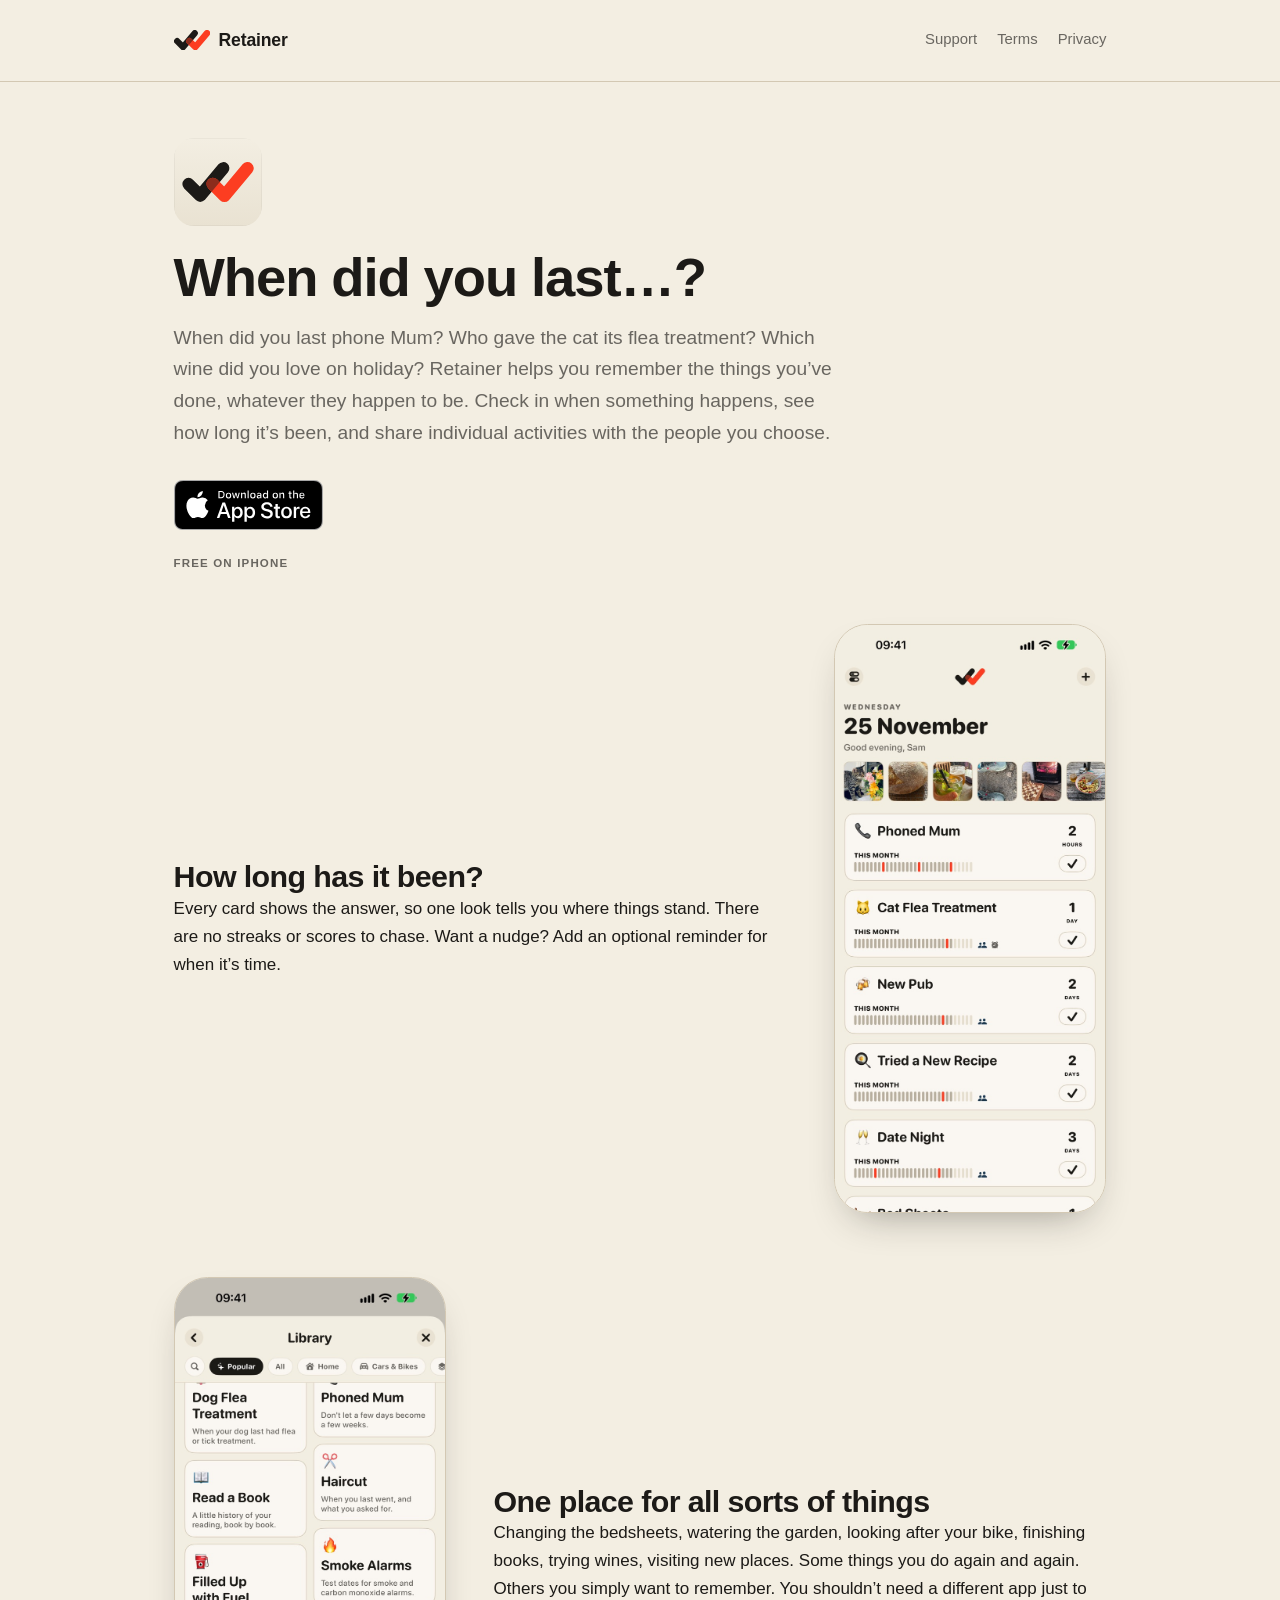
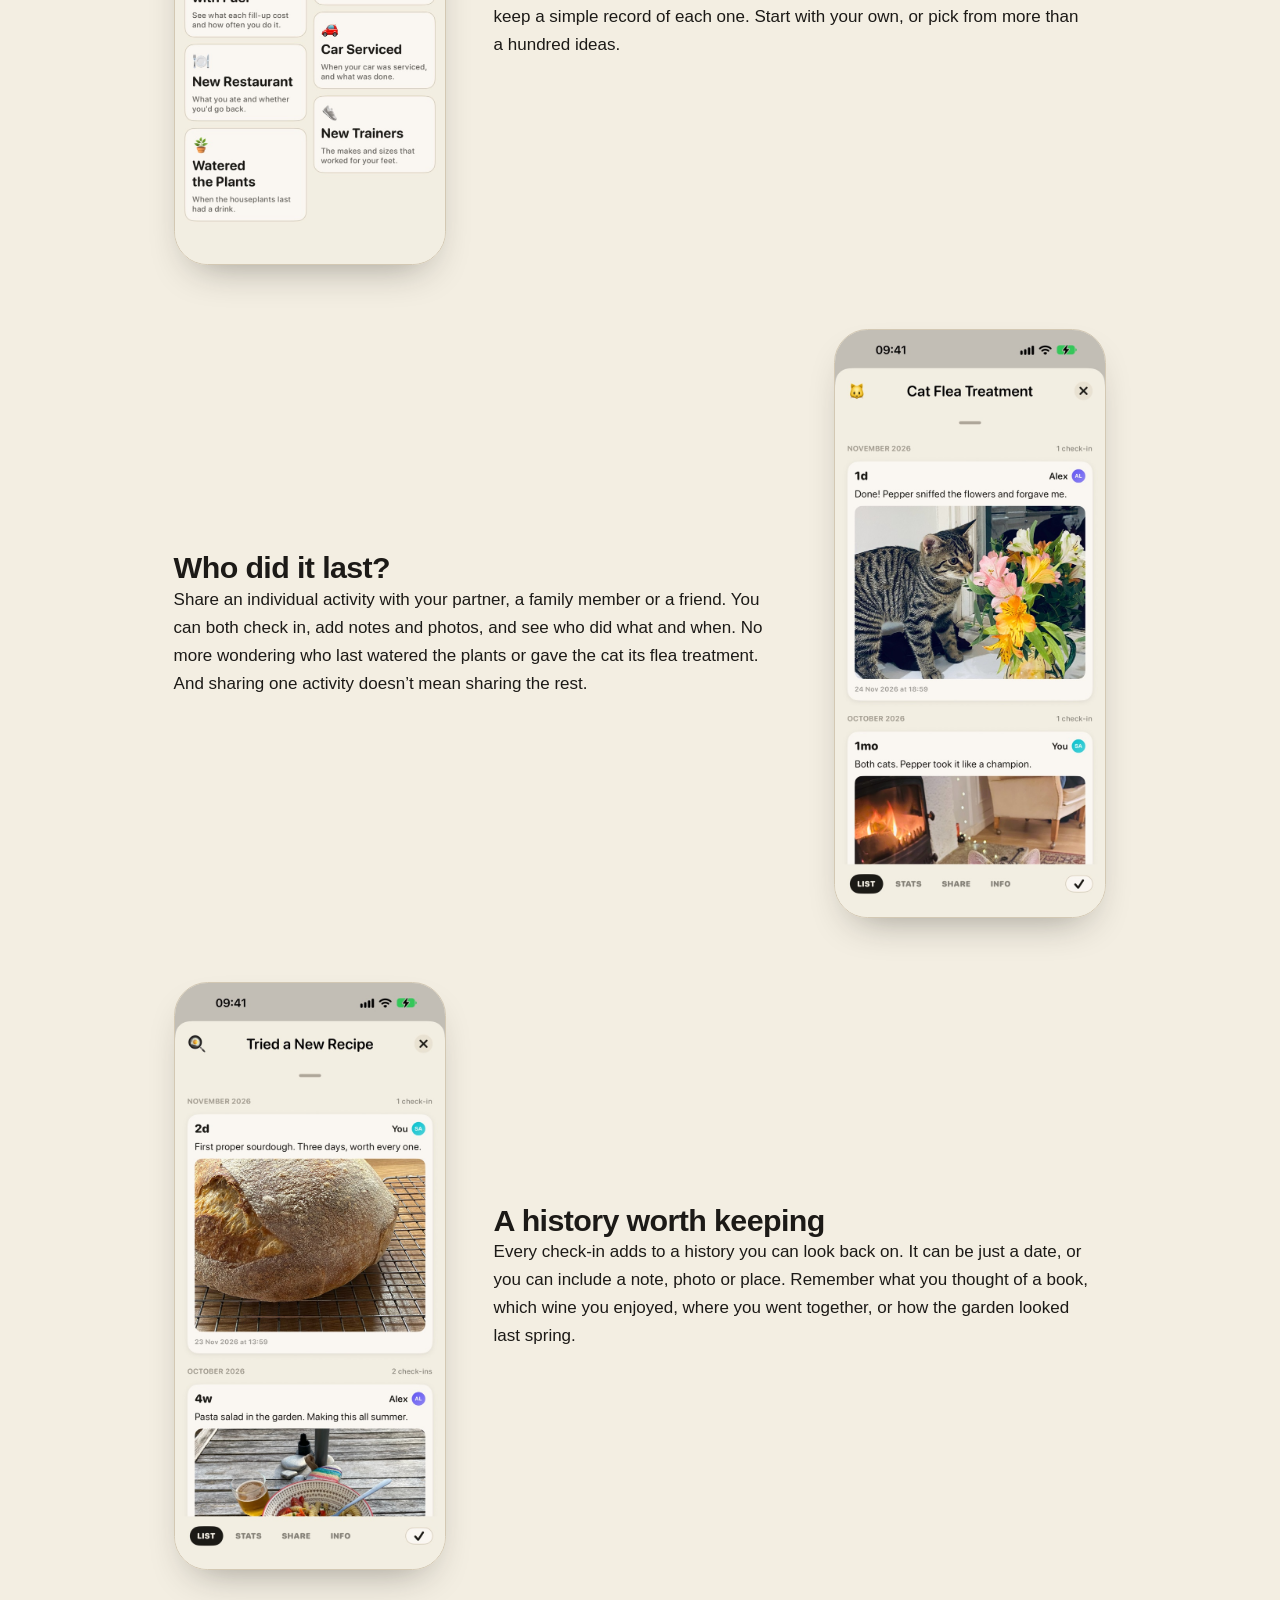
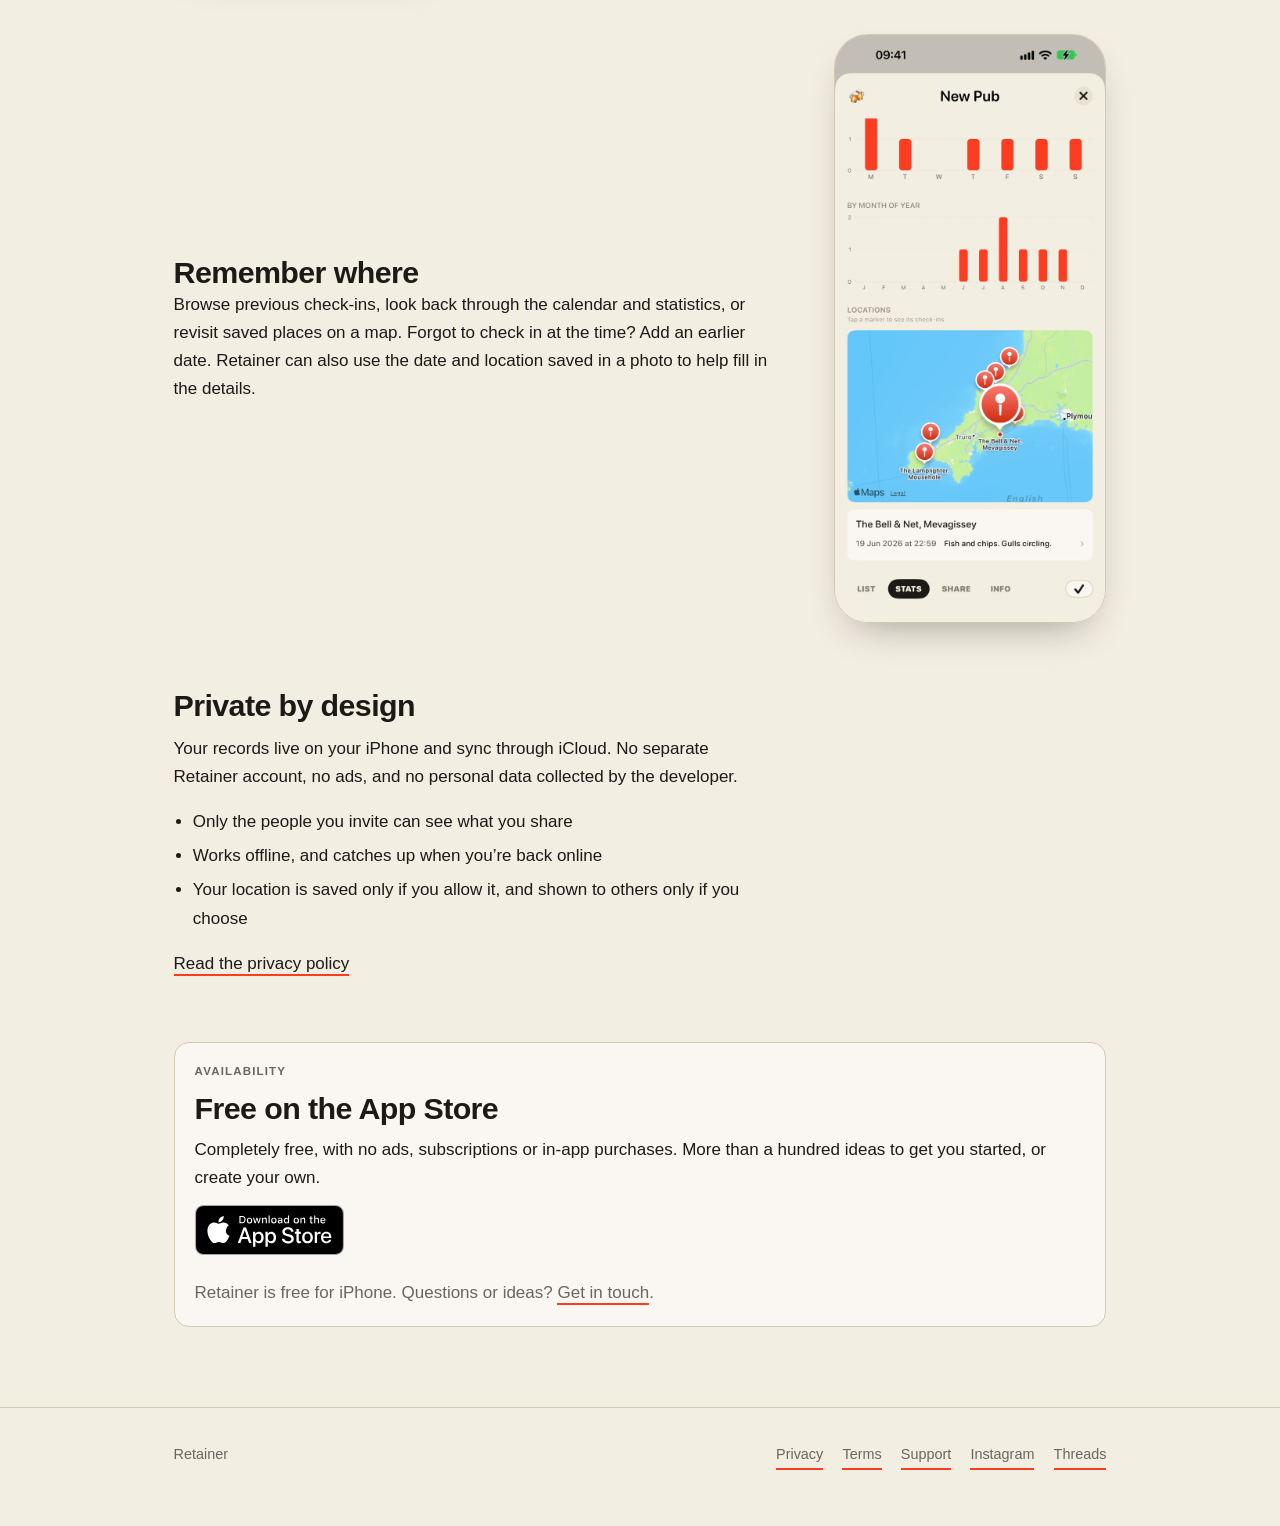
<file: index.html>
<!DOCTYPE html>
<html lang="en-GB">
<head>
<meta charset="utf-8">
<meta name="viewport" content="width=device-width, initial-scale=1">
<title>Retainer — When did you last…?</title>
<meta name="description" content="Remember the things you’ve done, see how long it’s been, and share individual activities with the people you choose. Free, with no ads and no data collected.">
<meta property="og:type" content="website">
<meta property="og:url" content="https://retainerapp.github.io/">
<meta property="og:site_name" content="Retainer">
<meta property="og:title" content="Retainer — When did you last…?">
<meta property="og:description" content="Remember the things you’ve done, see how long it’s been, and share individual activities with the people you choose.">
<meta property="og:image" content="https://retainerapp.github.io/images/share-card.png">
<meta property="og:image:width" content="1200">
<meta property="og:image:height" content="630">
<meta property="og:image:alt" content="The Retainer app icon beside its home screen">
<meta name="twitter:card" content="summary_large_image">
<script type="application/ld+json">
{"@context": "https://schema.org", "@type": "WebSite", "name": "Retainer", "alternateName": "Retainer app", "url": "https://retainerapp.github.io/"}
</script>
<link rel="icon" href="/favicon.svg" type="image/svg+xml">
<link rel="apple-touch-icon" href="/apple-touch-icon.png">
<meta name="theme-color" content="#F3EEE2" media="(prefers-color-scheme: light)">
<meta name="theme-color" content="#1C1A17" media="(prefers-color-scheme: dark)">
<meta name="apple-itunes-app" content="app-id=6821579239">
<link rel="stylesheet" href="/styles.css">
</head>
<body>

<header class="site">
  <div class="wrap">
    <a class="wordmark" href="/"><svg class="mark" viewBox="97 280 830 464" aria-hidden="true" focusable="false"><path class="first" d="M169.43 535.57L305.20 671.34L572.60 352.66" fill="none" stroke-width="144" stroke-linecap="round" stroke-linejoin="round"/><path class="second" d="M451.40 535.57L587.17 671.34L854.57 352.66" fill="none" stroke-width="146.88" stroke-linecap="round" stroke-linejoin="round"/><mask id="mark-first" maskUnits="userSpaceOnUse" x="0" y="0" width="1024" height="1024"><path d="M169.43 535.57L305.20 671.34L572.60 352.66" fill="none" stroke="#fff" stroke-width="144" stroke-linecap="round" stroke-linejoin="round"/></mask><g mask="url(#mark-first)"><path class="cross" d="M451.40 535.57L587.17 671.34L854.57 352.66" fill="none" stroke-width="146.88" stroke-linecap="round" stroke-linejoin="round"/></g></svg> Retainer</a>
    <nav class="site">
      <a href="/support.html">Support</a>
      <a href="/terms.html">Terms</a>
      <a href="/privacy.html">Privacy</a>
    </nav>
  </div>
</header>

<main>
  <div class="wrap">

    <section class="hero">
      <picture><source srcset="/icon-dark.svg" media="(prefers-color-scheme: dark)"><img class="appicon appicon--hero" src="/icon-light.svg" alt="The Retainer app icon" width="88" height="88"></picture>
      <h1>When did you last&hellip;?</h1>
      <p class="lede">
        When did you last phone Mum? Who gave the cat its flea treatment? Which wine did you
        love on holiday? Retainer helps you remember the things you&rsquo;ve done, whatever they
        happen to be. Check in when something happens, see how long it&rsquo;s been, and share
        individual activities with the people you choose.
      </p>
      <p class="store"><a class="store-badge" href="https://apps.apple.com/app/retainer/id6821579239"><picture><source srcset="/images/app-store-badge-white.svg" media="(prefers-color-scheme: dark)"><img src="/images/app-store-badge-black.svg" alt="Download on the App Store" width="150" height="50"></picture></a></p>
      <p class="eyebrow">Free on iPhone</p>
    </section>

    <section class="pair">
      <div>
        <h2>How long has it been?</h2>
        <p>
          Every card shows the answer, so one look tells you where things stand. There are no
          streaks or scores to chase. Want a nudge? Add an optional reminder for when it&rsquo;s
          time.
        </p>
      </div>
      <figure class="shot"><img src="/images/home.jpg" width="690" height="1499" alt="Retainer’s home screen. Each card shows how long it has been: two hours since phoning Mum, a day since the cat’s flea treatment, two days since the new pub."></figure>
    </section>

    <section class="pair pair--flip">
      <div>
        <h2>One place for all sorts of things</h2>
        <p>
          Changing the bedsheets, watering the garden, looking after your bike, finishing books,
          trying wines, visiting new places. Some things you do again and again. Others you
          simply want to remember. You shouldn&rsquo;t need a different app just to keep a simple
          record of each one. Start with your own, or pick from more than a hundred ideas.
        </p>
      </div>
      <figure class="shot"><img src="/images/library.jpg" width="690" height="1499" loading="lazy" alt="Retainer’s Library of ideas: Read a Book, Haircut, Smoke Alarms, Filled Up with Fuel, Car Serviced, New Restaurant and more."></figure>
    </section>

    <section class="pair">
      <div>
        <h2>Who did it last?</h2>
        <p>
          Share an individual activity with your partner, a family member or a friend. You can
          both check in, add notes and photos, and see who did what and when. No more wondering
          who last watered the plants or gave the cat its flea treatment. And sharing one
          activity doesn&rsquo;t mean sharing the rest.
        </p>
      </div>
      <figure class="shot"><img src="/images/together.jpg" width="690" height="1499" loading="lazy" alt="A shared action, Cat Flea Treatment, with check-ins and photos from Alex and you."></figure>
    </section>

    <section class="pair pair--flip">
      <div>
        <h2>A history worth keeping</h2>
        <p>
          Every check-in adds to a history you can look back on. It can be just a date, or you
          can include a note, photo or place. Remember what you thought of a book, which wine you
          enjoyed, where you went together, or how the garden looked last spring.
        </p>
      </div>
      <figure class="shot"><img src="/images/history.jpg" width="690" height="1499" loading="lazy" alt="Tried a New Recipe: a first sourdough loaf and a pasta salad in the garden, each with a note."></figure>
    </section>

    <section class="pair">
      <div>
        <h2>Remember where</h2>
        <p>
          Browse previous check-ins, look back through the calendar and statistics, or revisit
          saved places on a map. Forgot to check in at the time? Add an earlier date. Retainer can
          also use the date and location saved in a photo to help fill in the details.
        </p>
      </div>
      <figure class="shot"><img src="/images/places.jpg" width="690" height="1499" loading="lazy" alt="New Pub’s stats: check-ins by weekday and by month, and a map of every pub visited along the coast."></figure>
    </section>

    <section>
      <h2>Private by design</h2>
      <p style="max-width:var(--measure)">
        Your records live on your iPhone and sync through iCloud. No separate Retainer
        account, no ads, and no personal data collected by the developer.
      </p>
      <ul class="points">
        <li>Only the people you invite can see what you share</li>
        <li>Works offline, and catches up when you&rsquo;re back online</li>
        <li>Your location is saved only if you allow it, and shown to others only if you choose</li>
      </ul>
      <p><a href="/privacy.html">Read the privacy policy</a></p>
    </section>

    <section>
      <div class="card">
        <p class="eyebrow">Availability</p>
        <h2 style="margin-bottom:.6rem">Free on the App&nbsp;Store</h2>
        <p style="margin-bottom:.8rem">
          Completely free, with no ads, subscriptions or in-app purchases. More than a hundred
          ideas to get you started, or create your own.
        </p>
        <p class="store"><a class="store-badge" href="https://apps.apple.com/app/retainer/id6821579239"><picture><source srcset="/images/app-store-badge-white.svg" media="(prefers-color-scheme: dark)"><img src="/images/app-store-badge-black.svg" alt="Download on the App Store" width="150" height="50"></picture></a></p>
        <p style="color:var(--muted);margin-bottom:0">
          Retainer is free for iPhone. Questions or ideas?
          <a href="/support.html">Get in touch</a>.
        </p>
      </div>
    </section>

  </div>
</main>

<footer class="site">
  <div class="wrap">
    <span>Retainer</span>
    <nav>
      <a href="/privacy.html">Privacy</a>
      <a href="/terms.html">Terms</a>
      <a href="/support.html">Support</a>
      <span class="follow">
        <a href="https://www.instagram.com/retainerapp/">Instagram</a>
        <a href="https://www.threads.com/@retainerapp">Threads</a>
      </span>
    </nav>
  </div>
</footer>

</body>
</html>
</file>
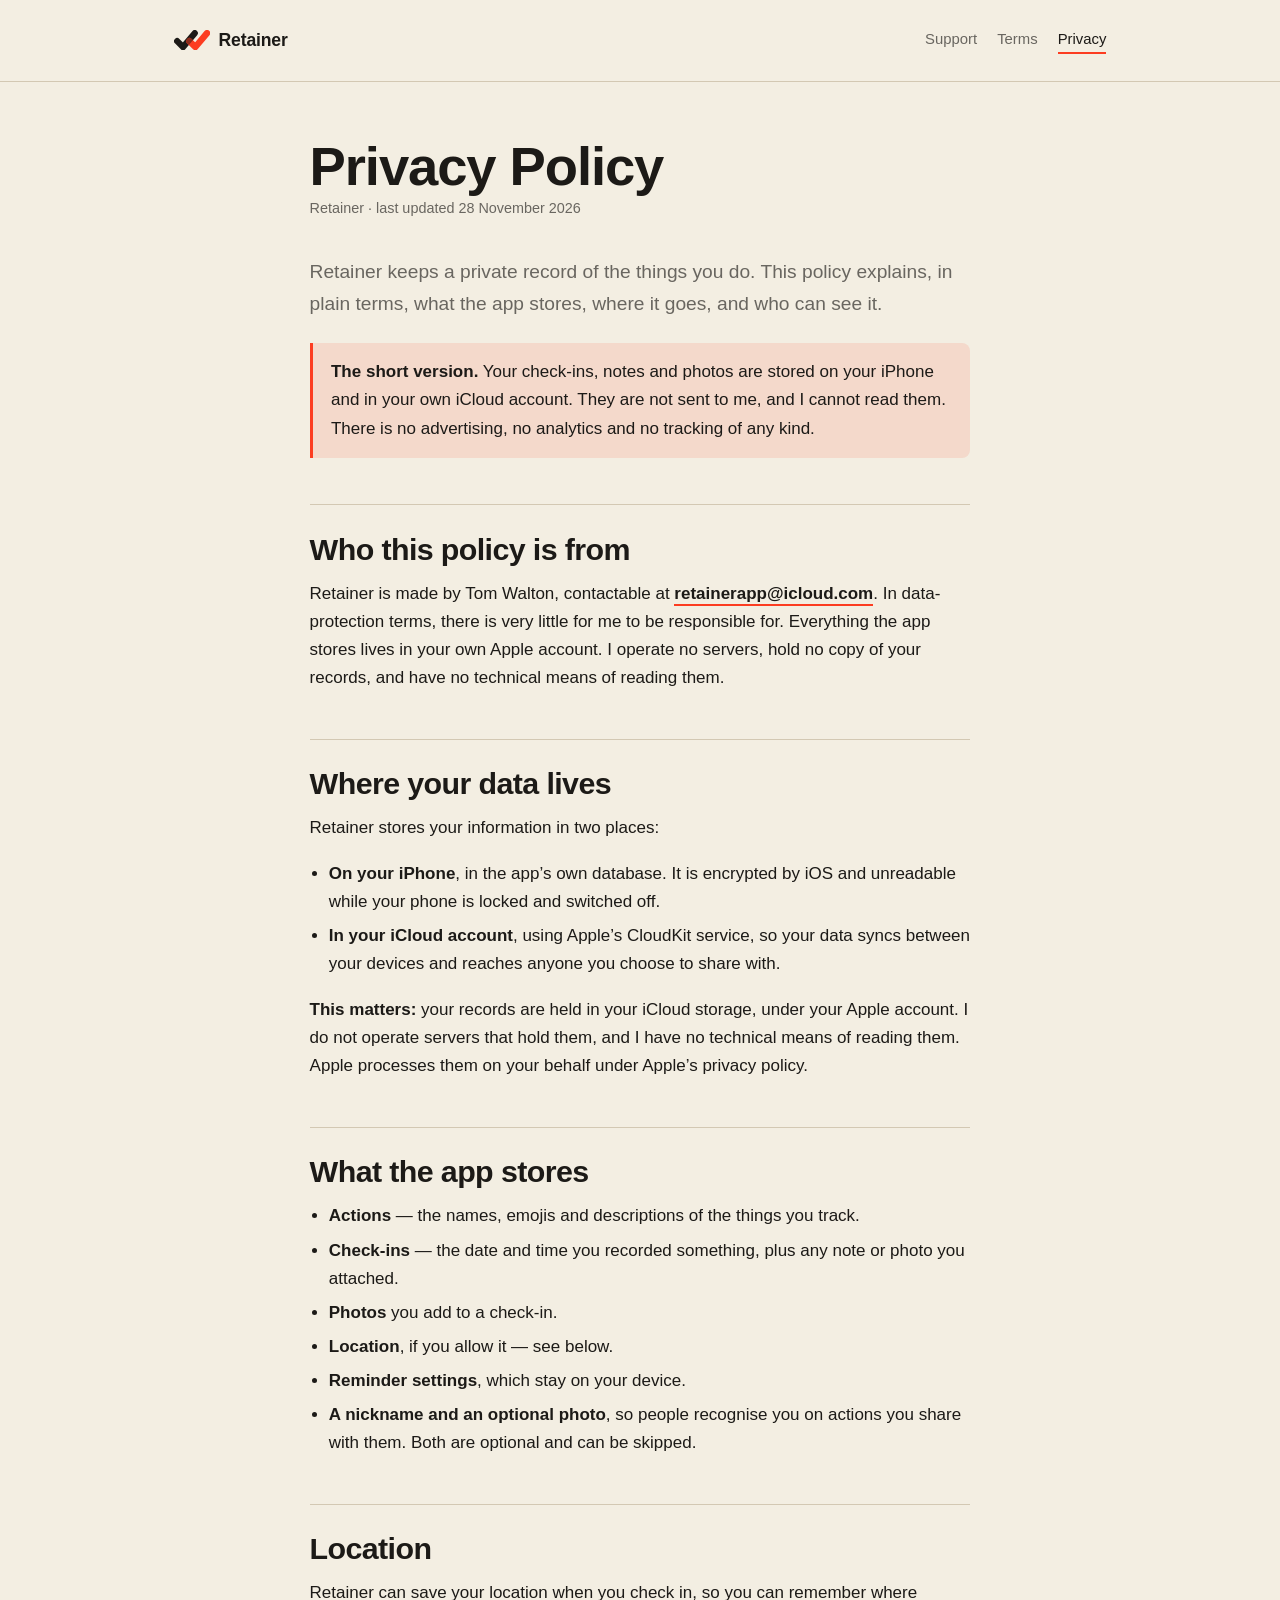
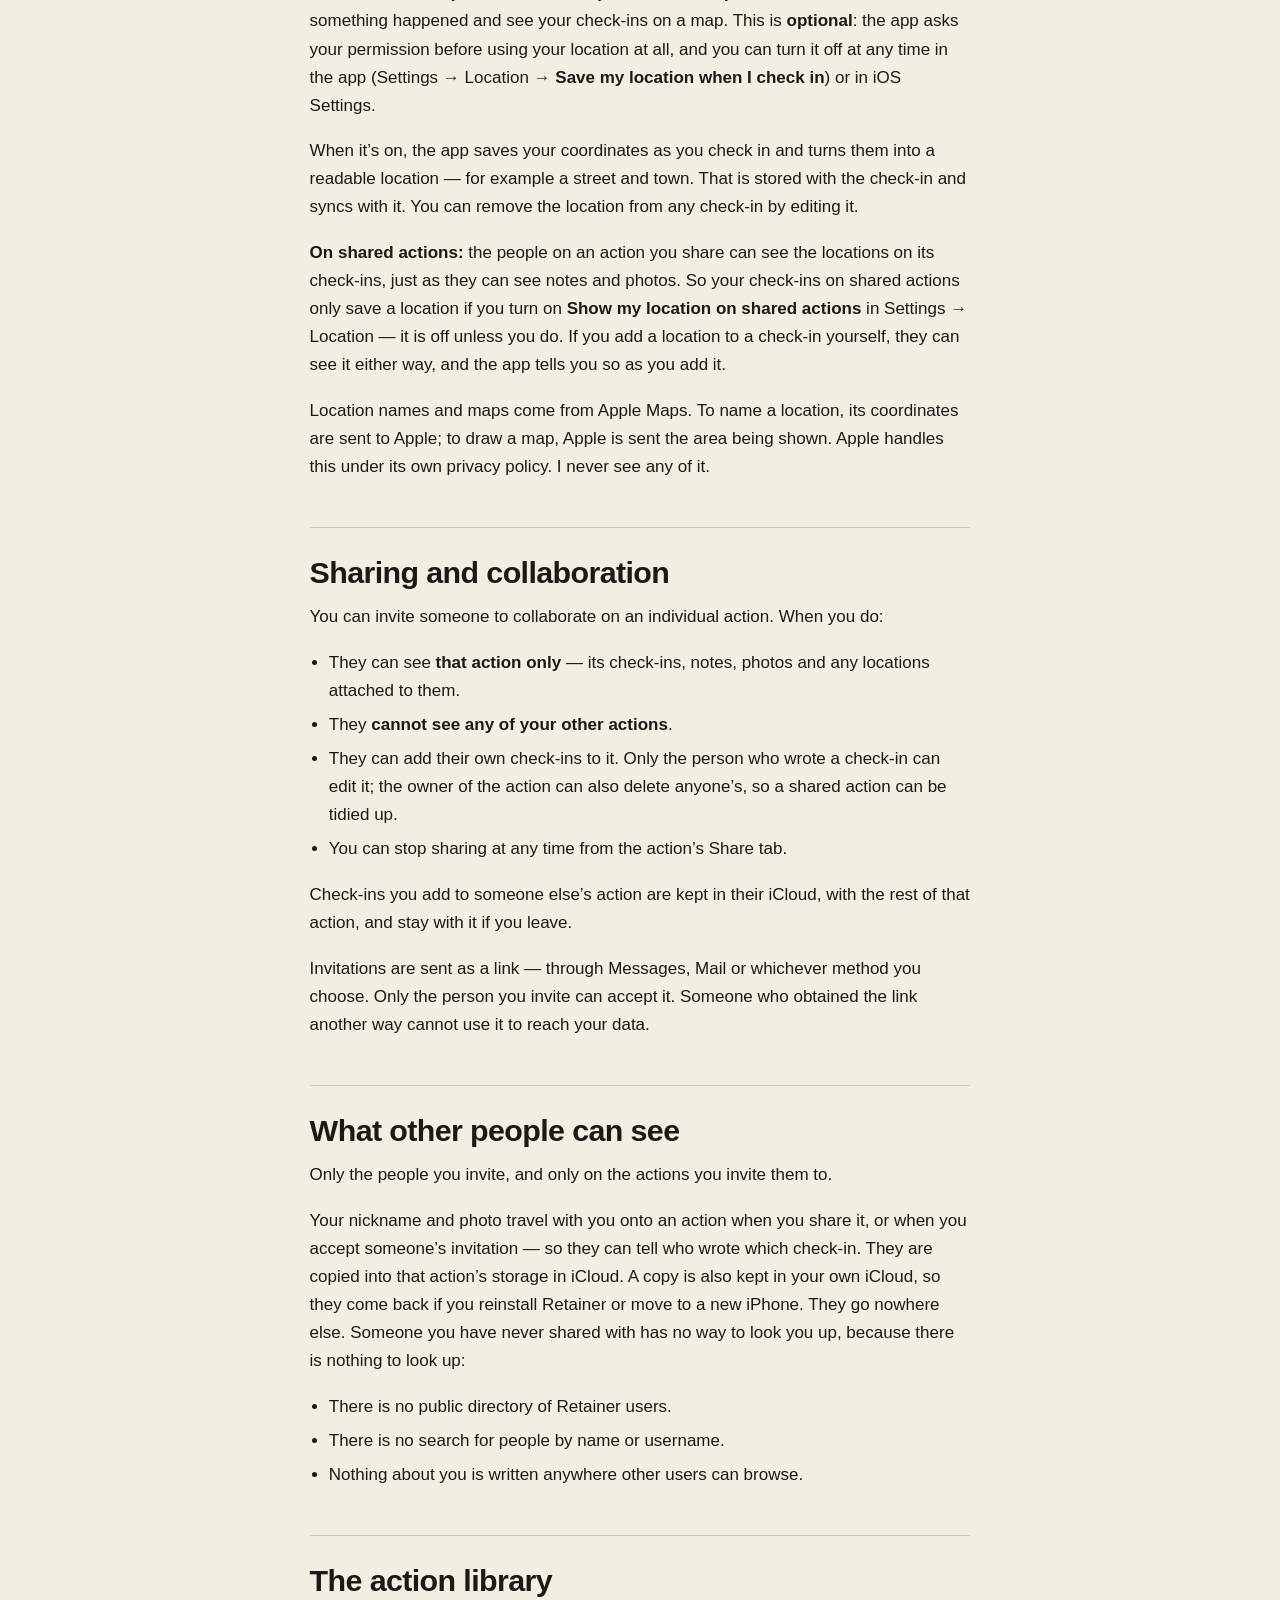
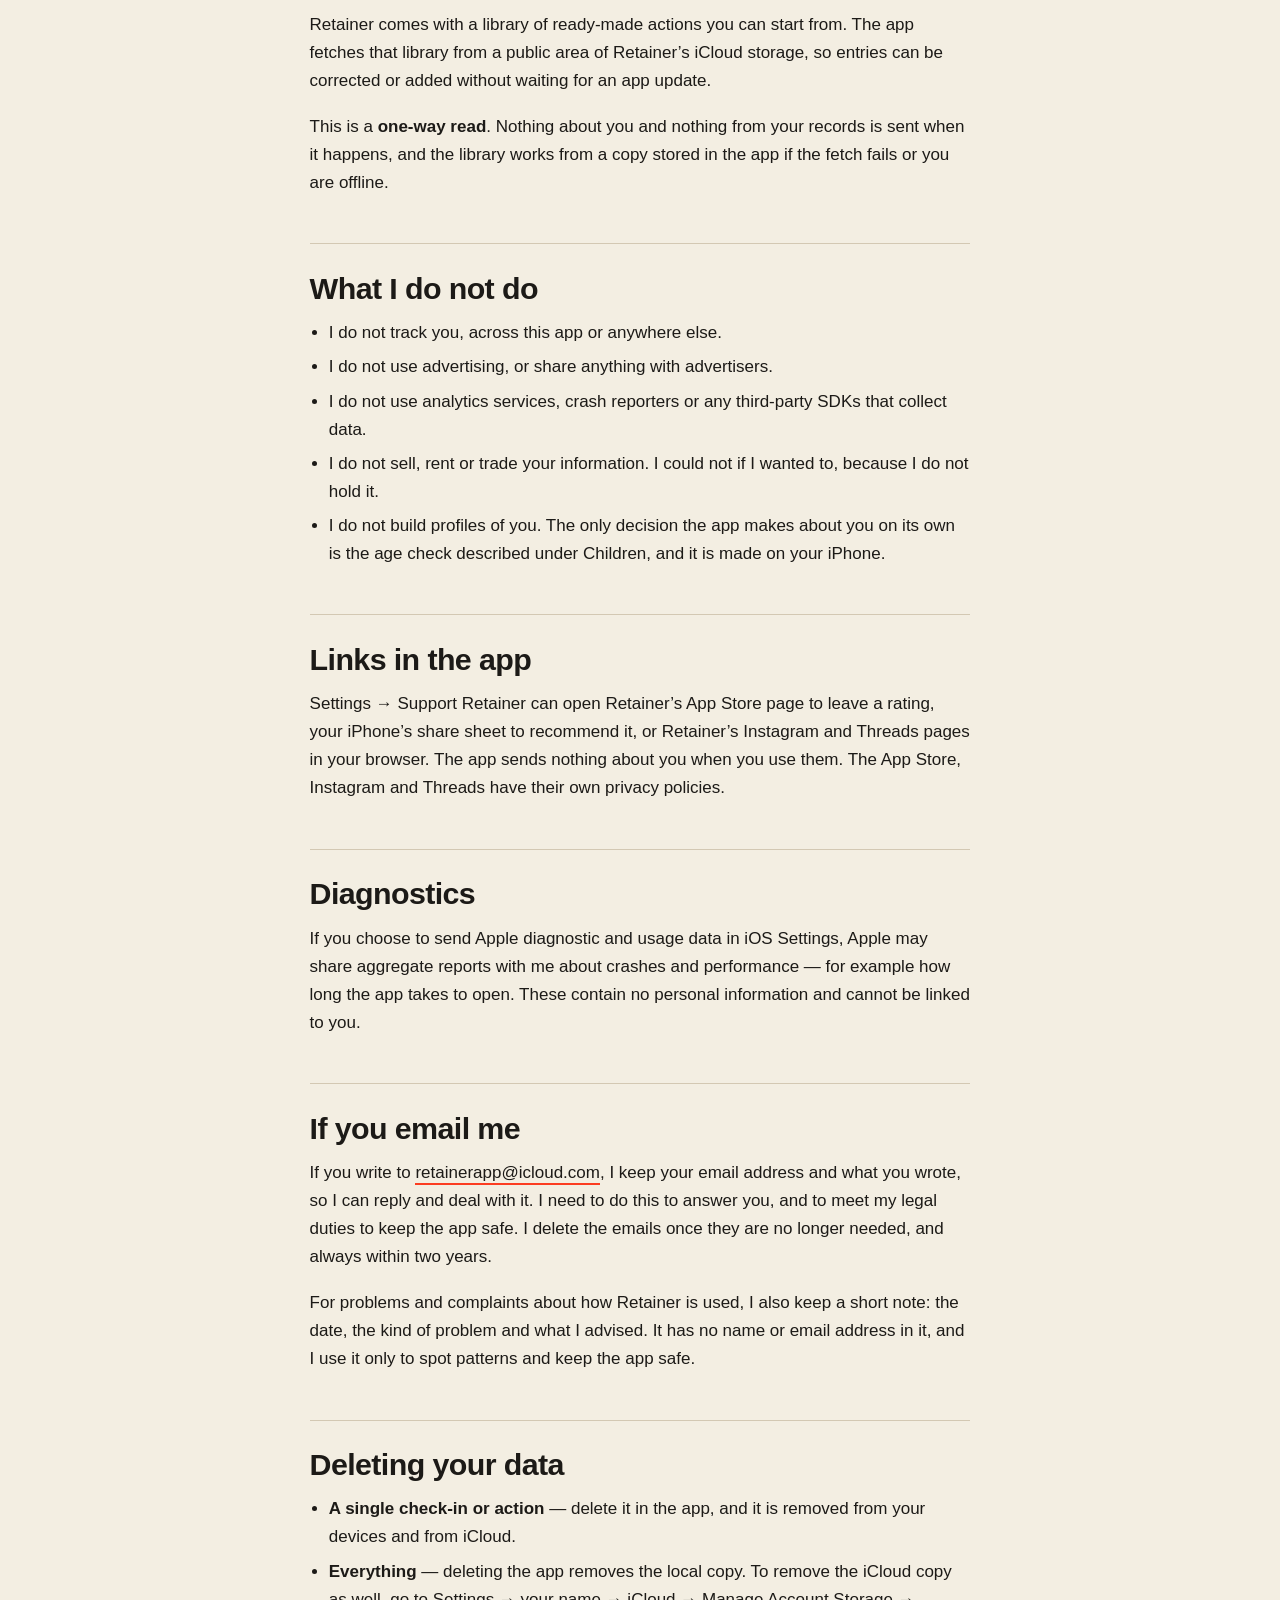
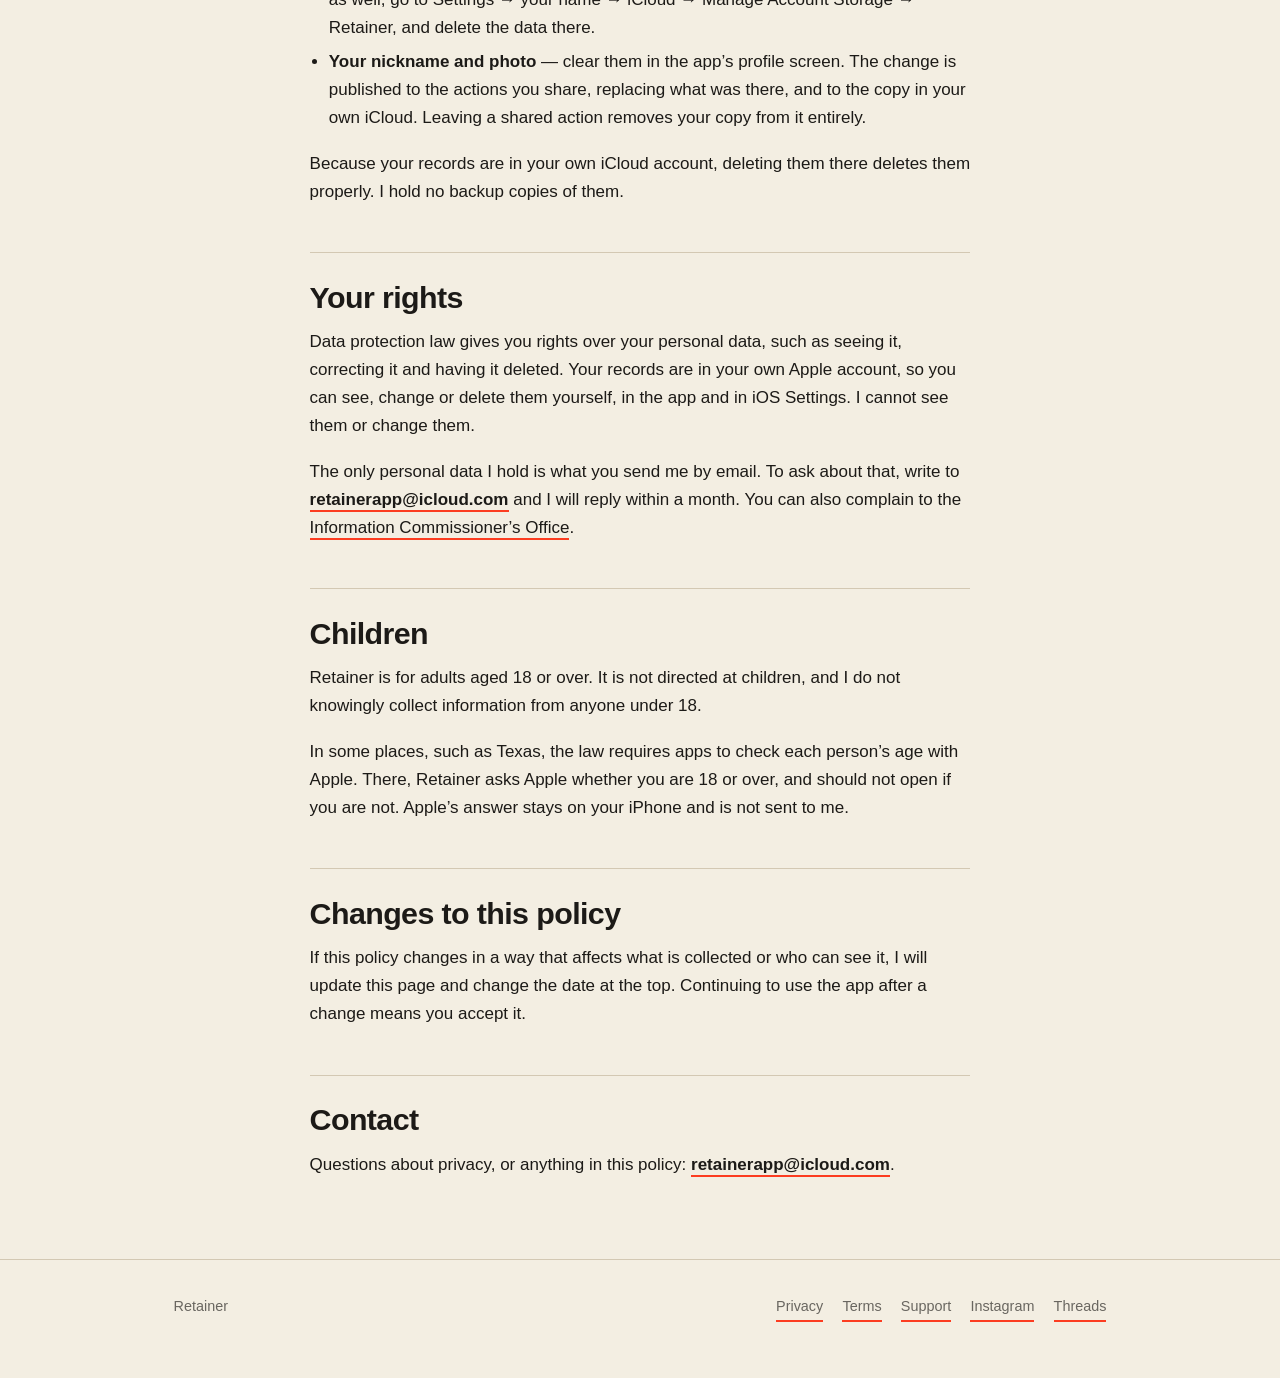
<file: privacy.html>
<!DOCTYPE html>
<html lang="en-GB">
<head>
<meta charset="utf-8">
<meta name="viewport" content="width=device-width, initial-scale=1">
<title>Privacy Policy — Retainer</title>
<meta name="description" content="What Retainer stores, where it goes, and who can see it. In plain terms.">
<link rel="icon" href="/favicon.svg" type="image/svg+xml">
<link rel="apple-touch-icon" href="/apple-touch-icon.png">
<meta name="theme-color" content="#F3EEE2" media="(prefers-color-scheme: light)">
<meta name="theme-color" content="#1C1A17" media="(prefers-color-scheme: dark)">
<meta name="apple-itunes-app" content="app-id=6821579239">
<link rel="stylesheet" href="/styles.css">
</head>
<body>

<header class="site">
  <div class="wrap">
    <a class="wordmark" href="/"><svg class="mark" viewBox="97 280 830 464" aria-hidden="true" focusable="false"><path class="first" d="M169.43 535.57L305.20 671.34L572.60 352.66" fill="none" stroke-width="144" stroke-linecap="round" stroke-linejoin="round"/><path class="second" d="M451.40 535.57L587.17 671.34L854.57 352.66" fill="none" stroke-width="146.88" stroke-linecap="round" stroke-linejoin="round"/><mask id="mark-first" maskUnits="userSpaceOnUse" x="0" y="0" width="1024" height="1024"><path d="M169.43 535.57L305.20 671.34L572.60 352.66" fill="none" stroke="#fff" stroke-width="144" stroke-linecap="round" stroke-linejoin="round"/></mask><g mask="url(#mark-first)"><path class="cross" d="M451.40 535.57L587.17 671.34L854.57 352.66" fill="none" stroke-width="146.88" stroke-linecap="round" stroke-linejoin="round"/></g></svg> Retainer</a>
    <nav class="site">
      <a href="/support.html">Support</a>
      <a href="/terms.html">Terms</a>
      <a href="/privacy.html" aria-current="page">Privacy</a>
    </nav>
  </div>
</header>

<main>
  <div class="wrap wrap--prose prose">

    <h1>Privacy Policy</h1>
    <p class="updated data">Retainer · last updated 28 November 2026</p>

    <p class="lede">
      Retainer keeps a private record of the things you do. This policy
      explains, in plain terms, what the app stores, where it goes, and who can see it.
    </p>

    <div class="callout">
      <p><strong>The short version.</strong> Your check-ins, notes and photos are stored on
      your iPhone and in your own iCloud account. They are not sent to me, and I cannot
      read them. There is no advertising, no analytics and no tracking of any kind.</p>
    </div>

    <h2>Who this policy is from</h2>
    <p>
      Retainer is made by Tom Walton, contactable at <strong><a href="mailto:retainerapp@icloud.com">retainerapp@icloud.com</a></strong>.
      In data-protection terms, there is very little for me to be responsible for.
      Everything the app stores lives in your own Apple account. I operate no servers,
      hold no copy of your records, and have no technical means of reading them.
    </p>

    <h2>Where your data lives</h2>
    <p>Retainer stores your information in two places:</p>
    <ul>
      <li><strong>On your iPhone</strong>, in the app’s own database. It is encrypted by
        iOS and unreadable while your phone is locked and switched off.</li>
      <li><strong>In your iCloud account</strong>, using Apple’s CloudKit service, so
        your data syncs between your devices and reaches anyone you choose to share with.</li>
    </ul>
    <p>
      <strong>This matters:</strong> your records are held in your iCloud storage, under
      your Apple account. I do not operate servers that hold them, and I have no technical
      means of reading them. Apple processes them on your behalf under Apple’s privacy policy.
    </p>

    <h2>What the app stores</h2>
    <ul>
      <li><strong>Actions</strong> — the names, emojis and descriptions of the things you track.</li>
      <li><strong>Check-ins</strong> — the date and time you recorded something, plus any
        note or photo you attached.</li>
      <li><strong>Photos</strong> you add to a check-in.</li>
      <li><strong>Location</strong>, if you allow it — see below.</li>
      <li><strong>Reminder settings</strong>, which stay on your device.</li>
      <li><strong>A nickname and an optional photo</strong>, so people recognise you on
        actions you share with them. Both are optional and can be skipped.</li>
    </ul>

    <h2>Location</h2>
    <p>
      Retainer can save your location when you check in, so you can remember where
      something happened and see your check-ins on a map. This is <strong>optional</strong>:
      the app asks your permission before using your location at all, and you can turn it
      off at any time in the app (Settings → Location → <strong>Save my location when I
      check in</strong>) or in iOS Settings.
    </p>
    <p>
      When it’s on, the app saves your coordinates as you check in and turns them into a
      readable location — for example a street and town. That is stored with the check-in
      and syncs with it. You can remove the location from any check-in by editing it.
    </p>
    <p>
      <strong>On shared actions:</strong> the people on an action you share can see the
      locations on its check-ins, just as they can see notes and photos. So your check-ins
      on shared actions only save a location if you turn on <strong>Show my location on
      shared actions</strong> in Settings → Location — it is off unless you do. If you add a
      location to a check-in yourself, they can see it either way, and the app tells you so
      as you add it.
    </p>
    <p>
      Location names and maps come from Apple Maps. To name a location, its coordinates are
      sent to Apple; to draw a map, Apple is sent the area being shown. Apple handles this
      under its own privacy policy. I never see any of it.
    </p>

    <h2>Sharing and collaboration</h2>
    <p>You can invite someone to collaborate on an individual action. When you do:</p>
    <ul>
      <li>They can see <strong>that action only</strong> — its check-ins, notes, photos
        and any locations attached to them.</li>
      <li>They <strong>cannot see any of your other actions</strong>.</li>
      <li>They can add their own check-ins to it. Only the person who wrote a check-in can
        edit it; the owner of the action can also delete anyone’s, so a shared action can
        be tidied up.</li>
      <li>You can stop sharing at any time from the action’s Share tab.</li>
    </ul>
    <p>
      Check-ins you add to someone else’s action are kept in their iCloud, with the rest of
      that action, and stay with it if you leave.
    </p>
    <p>
      Invitations are sent as a link — through Messages, Mail or whichever method you
      choose. Only the person you invite can accept it. Someone who obtained the link
      another way cannot use it to reach your data.
    </p>

    <h2>What other people can see</h2>
    <p>
      Only the people you invite, and only on the actions you invite them to.
    </p>
    <p>
      Your nickname and photo travel with you onto an action when you share it, or when you
      accept someone’s invitation — so they can tell who wrote which check-in. They are
      copied into that action’s storage in iCloud. A copy is also kept in your own iCloud,
      so they come back if you reinstall Retainer or move to a new iPhone. They go nowhere
      else. Someone you have never shared with has no way to look you up, because there is
      nothing to look up:
    </p>
    <ul>
      <li>There is no public directory of Retainer users.</li>
      <li>There is no search for people by name or username.</li>
      <li>Nothing about you is written anywhere other users can browse.</li>
    </ul>

    <h2>The action library</h2>
    <p>
      Retainer comes with a library of ready-made actions you can start from. The app
      fetches that library from a public area of Retainer&rsquo;s iCloud storage, so entries
      can be corrected or added without waiting for an app update.
    </p>
    <p>
      This is a <strong>one-way read</strong>. Nothing about you and nothing
      from your records is sent when it happens, and the library works from a copy stored in
      the app if the fetch fails or you are offline.
    </p>

    <h2>What I do not do</h2>
    <ul>
      <li>I do not track you, across this app or anywhere else.</li>
      <li>I do not use advertising, or share anything with advertisers.</li>
      <li>I do not use analytics services, crash reporters or any third-party SDKs
        that collect data.</li>
      <li>I do not sell, rent or trade your information. I could not if I wanted to,
        because I do not hold it.</li>
      <li>I do not build profiles of you. The only decision the app makes about you on its
        own is the age check described under Children, and it is made on your iPhone.</li>
    </ul>

    <h2>Links in the app</h2>
    <p>
      Settings &rarr; Support Retainer can open Retainer&rsquo;s App Store page to leave a rating,
      your iPhone&rsquo;s share sheet to recommend it, or Retainer&rsquo;s Instagram and Threads
      pages in your browser. The app sends nothing about you when you use them. The App Store,
      Instagram and Threads have their own privacy policies.
    </p>

    <h2>Diagnostics</h2>
    <p>
      If you choose to send Apple diagnostic and usage data in iOS Settings, Apple may share
      aggregate reports with me about crashes and performance — for example how long the app
      takes to open. These contain no personal information and cannot be linked to you.
    </p>

    <h2 id="email">If you email me</h2>
    <p>
      If you write to <a href="mailto:retainerapp@icloud.com">retainerapp@icloud.com</a>, I
      keep your email address and what you wrote, so I can reply and deal with it. I need to
      do this to answer you, and to meet my legal duties to keep the app safe. I delete the
      emails once they are no longer needed, and always within two years.
    </p>
    <p>
      For problems and complaints about how Retainer is used, I also keep a short note: the
      date, the kind of problem and what I advised. It has no name or email address in it,
      and I use it only to spot patterns and keep the app safe.
    </p>

    <h2>Deleting your data</h2>
    <ul>
      <li><strong>A single check-in or action</strong> — delete it in the app, and it is
        removed from your devices and from iCloud.</li>
      <li><strong>Everything</strong> — deleting the app removes the local copy. To remove
        the iCloud copy as well, go to Settings → your name → iCloud → Manage Account
        Storage → Retainer, and delete the data there.</li>
      <li><strong>Your nickname and photo</strong> — clear them in the app’s profile screen.
        The change is published to the actions you share, replacing what was there, and to
        the copy in your own iCloud. Leaving
        a shared action removes your copy from it entirely.</li>
    </ul>
    <p>
      Because your records are in your own iCloud account, deleting them there deletes them
      properly. I hold no backup copies of them.
    </p>

    <h2>Your rights</h2>
    <p>
      Data protection law gives you rights over your personal data, such as seeing it,
      correcting it and having it deleted. Your records are in your own Apple account, so you
      can see, change or delete them yourself, in the app and in iOS Settings. I cannot see
      them or change them.
    </p>
    <p>
      The only personal data I hold is what you send me by email. To ask about that, write to
      <strong><a href="mailto:retainerapp@icloud.com">retainerapp@icloud.com</a></strong> and I
      will reply within a month. You can also complain to the
      <a href="https://ico.org.uk/make-a-complaint/">Information Commissioner’s Office</a>.
    </p>

    <h2>Children</h2>
    <p>
      Retainer is for adults aged 18 or over. It is not directed at children, and I do not
      knowingly collect information from anyone under 18.
    </p>
    <p>
      In some places, such as Texas, the law requires apps to check each person&rsquo;s age
      with Apple. There, Retainer asks Apple whether you are 18 or over, and should not open if
      you are not. Apple&rsquo;s answer stays on your iPhone and is not sent to me.
    </p>

    <h2>Changes to this policy</h2>
    <p>
      If this policy changes in a way that affects what is collected or who can see it, I
      will update this page and change the date at the top. Continuing to use the app after
      a change means you accept it.
    </p>

    <h2>Contact</h2>
    <p>
      Questions about privacy, or anything in this policy: <strong><a href="mailto:retainerapp@icloud.com">retainerapp@icloud.com</a></strong>.
    </p>

  </div>
</main>

<footer class="site">
  <div class="wrap">
    <span>Retainer</span>
    <nav>
      <a href="/privacy.html">Privacy</a>
      <a href="/terms.html">Terms</a>
      <a href="/support.html">Support</a>
      <span class="follow">
        <a href="https://www.instagram.com/retainerapp/">Instagram</a>
        <a href="https://www.threads.com/@retainerapp">Threads</a>
      </span>
    </nav>
  </div>
</footer>

</body>
</html>
</file>
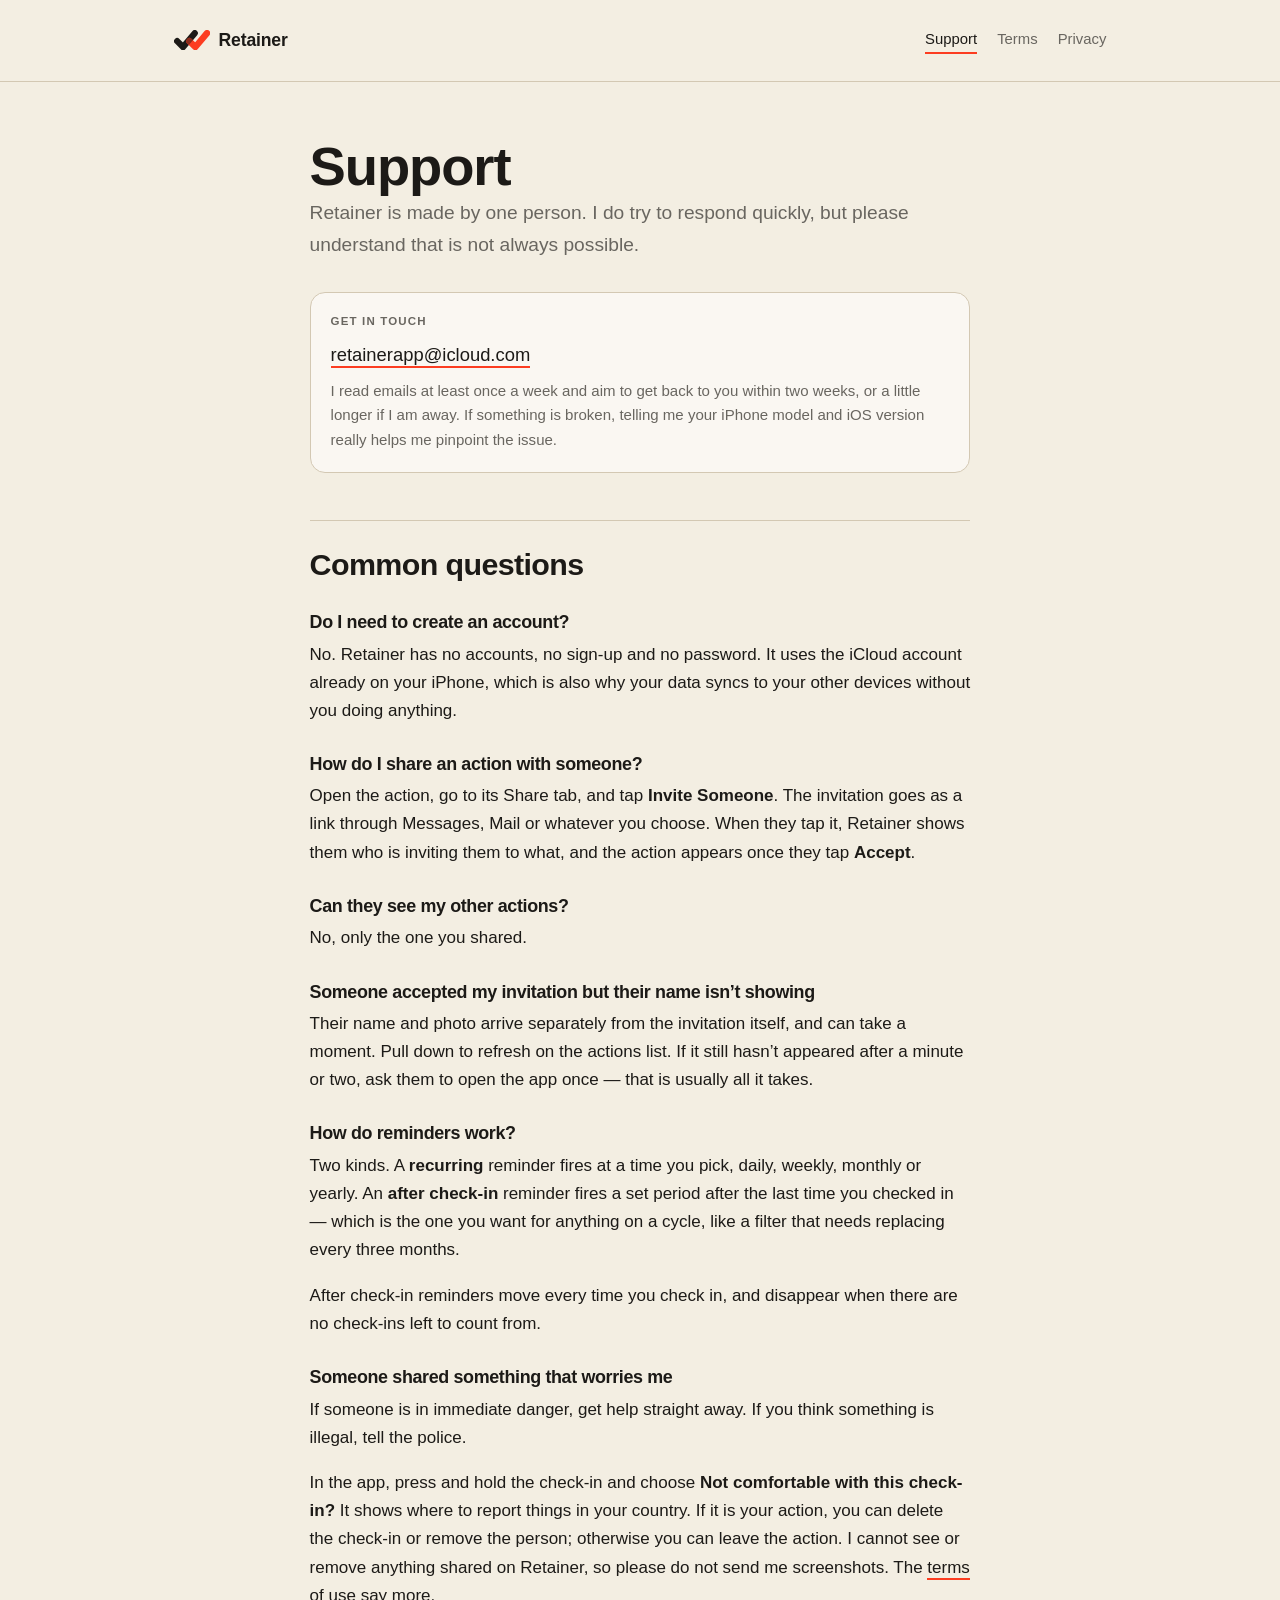
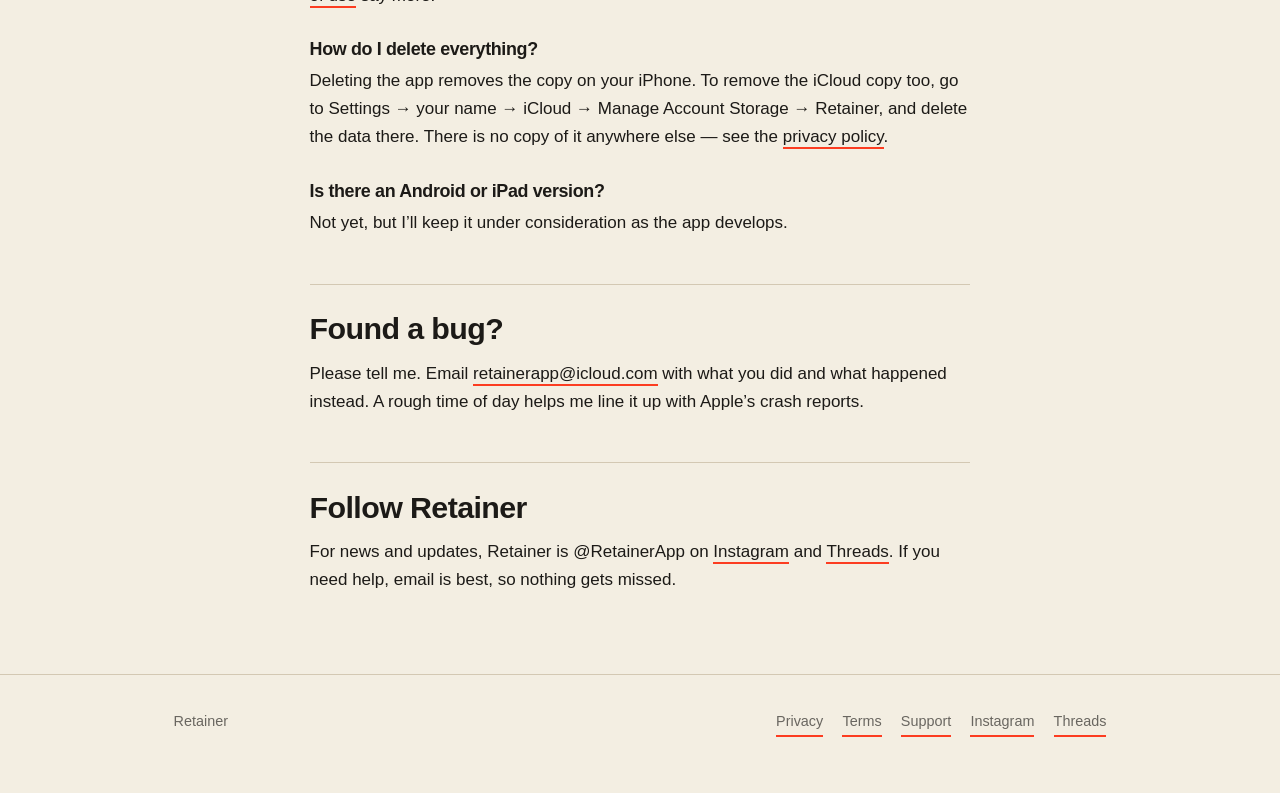
<file: support.html>
<!DOCTYPE html>
<html lang="en-GB">
<head>
<meta charset="utf-8">
<meta name="viewport" content="width=device-width, initial-scale=1">
<title>Retainer Support</title>
<meta name="description" content="Help with Retainer — sharing, reminders, photos, and how to get hold of a human.">
<link rel="icon" href="/favicon.svg" type="image/svg+xml">
<link rel="apple-touch-icon" href="/apple-touch-icon.png">
<meta name="theme-color" content="#F3EEE2" media="(prefers-color-scheme: light)">
<meta name="theme-color" content="#1C1A17" media="(prefers-color-scheme: dark)">
<meta name="apple-itunes-app" content="app-id=6821579239">
<link rel="stylesheet" href="/styles.css">
</head>
<body>

<header class="site">
  <div class="wrap">
    <a class="wordmark" href="/"><svg class="mark" viewBox="97 280 830 464" aria-hidden="true" focusable="false"><path class="first" d="M169.43 535.57L305.20 671.34L572.60 352.66" fill="none" stroke-width="144" stroke-linecap="round" stroke-linejoin="round"/><path class="second" d="M451.40 535.57L587.17 671.34L854.57 352.66" fill="none" stroke-width="146.88" stroke-linecap="round" stroke-linejoin="round"/><mask id="mark-first" maskUnits="userSpaceOnUse" x="0" y="0" width="1024" height="1024"><path d="M169.43 535.57L305.20 671.34L572.60 352.66" fill="none" stroke="#fff" stroke-width="144" stroke-linecap="round" stroke-linejoin="round"/></mask><g mask="url(#mark-first)"><path class="cross" d="M451.40 535.57L587.17 671.34L854.57 352.66" fill="none" stroke-width="146.88" stroke-linecap="round" stroke-linejoin="round"/></g></svg> Retainer</a>
    <nav class="site">
      <a href="/support.html" aria-current="page">Support</a>
      <a href="/terms.html">Terms</a>
      <a href="/privacy.html">Privacy</a>
    </nav>
  </div>
</header>

<main>
  <div class="wrap wrap--prose prose">

    <h1>Support</h1>
    <p class="lede" style="margin-bottom:2rem">
      Retainer is made by one person. I do try to respond quickly, but please understand that
      is not always possible.
    </p>

    <div class="card" style="margin-bottom:2.5rem">
      <p class="eyebrow">Get in touch</p>
      <p style="font-size:1.15rem;margin-bottom:.5rem">
        <a href="mailto:retainerapp@icloud.com">retainerapp@icloud.com</a>
      </p>
      <p style="color:var(--muted);font-size:.94rem;margin-bottom:0">
        I read emails at least once a week and aim to get back to you within two weeks, or a
        little longer if I am away. If something is broken, telling me your iPhone model and iOS
        version really helps me pinpoint the issue.
      </p>
    </div>

    <h2>Common questions</h2>

    <h3>Do I need to create an account?</h3>
    <p>
      No. Retainer has no accounts, no sign-up and no password. It uses the iCloud account
      already on your iPhone, which is also why your data syncs to your other devices
      without you doing anything.
    </p>

    <h3>How do I share an action with someone?</h3>
    <p>
      Open the action, go to its Share tab, and tap <strong>Invite Someone</strong>. The
      invitation goes as a link through Messages, Mail or whatever you choose. When they tap
      it, Retainer shows them who is inviting them to what, and the action appears once they
      tap <strong>Accept</strong>.
    </p>

    <h3>Can they see my other actions?</h3>
    <p>
      No, only the one you shared.
    </p>

    <h3>Someone accepted my invitation but their name isn’t showing</h3>
    <p>
      Their name and photo arrive separately from the invitation itself, and can take a
      moment. Pull down to refresh on the actions list. If it still hasn’t appeared after a
      minute or two, ask them to open the app once — that is usually all it takes.
    </p>

    <h3>How do reminders work?</h3>
    <p>
      Two kinds. A <strong>recurring</strong> reminder fires at a time you pick, daily,
      weekly, monthly or yearly. An <strong>after check-in</strong> reminder fires a set period after the last
      time you checked in — which is the one you want for anything on a cycle, like a filter
      that needs replacing every three months.
    </p>
    <p>
      After check-in reminders move every time you check in, and disappear when there are no
      check-ins left to count from.
    </p>

    <h3>Someone shared something that worries me</h3>
    <p>
      If someone is in immediate danger, get help straight away. If you think something is
      illegal, tell the police.
    </p>
    <p>
      In the app, press and hold the check-in and choose <strong>Not comfortable with this
      check-in?</strong> It shows where to report things in your country. If it is your action,
      you can delete the check-in or remove the person; otherwise you can leave the action. I cannot see or remove anything shared on Retainer, so
      please do not send me screenshots. The <a href="/terms.html#help">terms of use</a> say
      more.
    </p>

    <h3>How do I delete everything?</h3>
    <p>
      Deleting the app removes the copy on your iPhone. To remove the iCloud copy too, go to
      Settings → your name → iCloud → Manage Account Storage → Retainer, and delete the data
      there. There is no copy of it anywhere else — see the
      <a href="/privacy.html">privacy policy</a>.
    </p>

    <h3>Is there an Android or iPad version?</h3>
    <p>
      Not yet, but I&rsquo;ll keep it under consideration as the app develops.
    </p>

    <h2>Found a bug?</h2>
    <p>
      Please tell me. Email <a href="mailto:retainerapp@icloud.com">retainerapp@icloud.com</a> with what you
      did and what happened instead. A rough time of day helps me line it up with Apple’s
      crash reports.
    </p>

    <h2>Follow Retainer</h2>
    <p>
      For news and updates, Retainer is @RetainerApp on <a href="https://www.instagram.com/retainerapp/">Instagram</a>
      and <a href="https://www.threads.com/@retainerapp">Threads</a>. If you need help, email is best, so nothing
      gets missed.
    </p>

  </div>
</main>

<footer class="site">
  <div class="wrap">
    <span>Retainer</span>
    <nav>
      <a href="/privacy.html">Privacy</a>
      <a href="/terms.html">Terms</a>
      <a href="/support.html">Support</a>
      <span class="follow">
        <a href="https://www.instagram.com/retainerapp/">Instagram</a>
        <a href="https://www.threads.com/@retainerapp">Threads</a>
      </span>
    </nav>
  </div>
</footer>

</body>
</html>
</file>
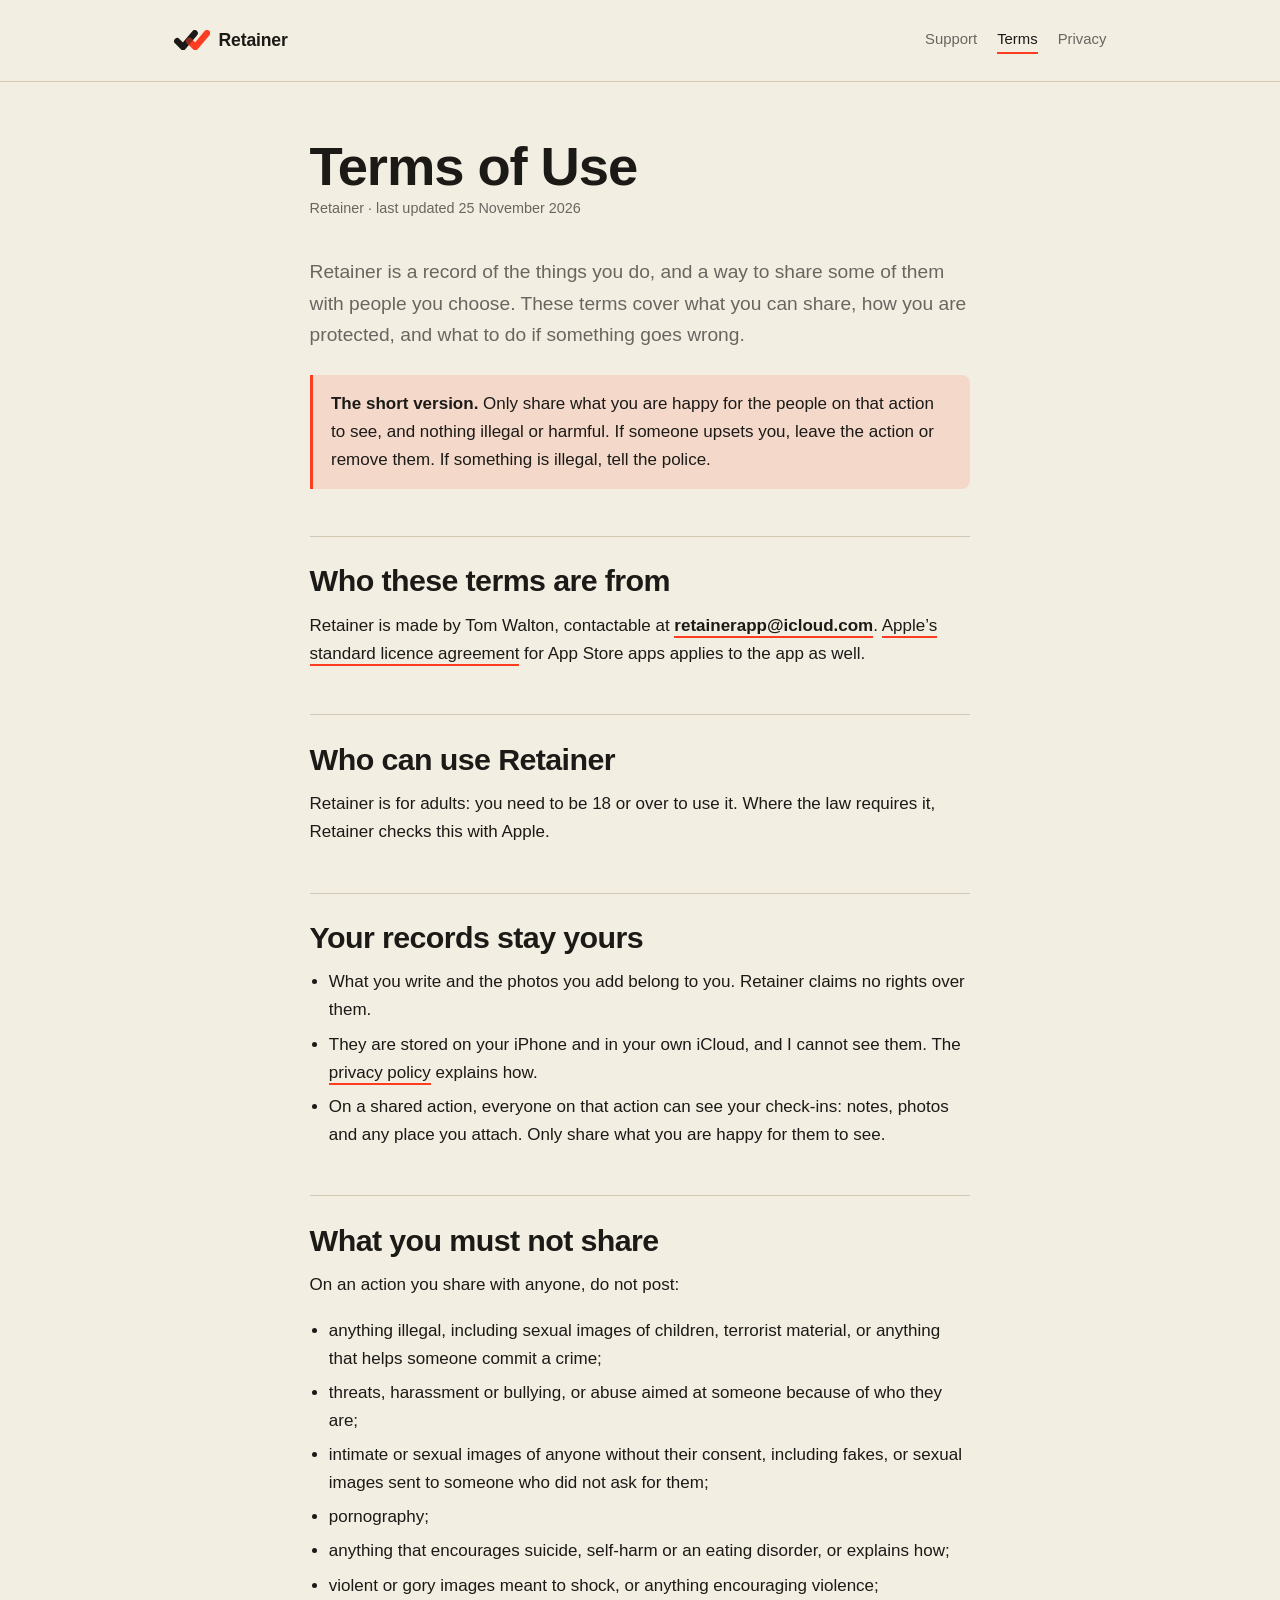
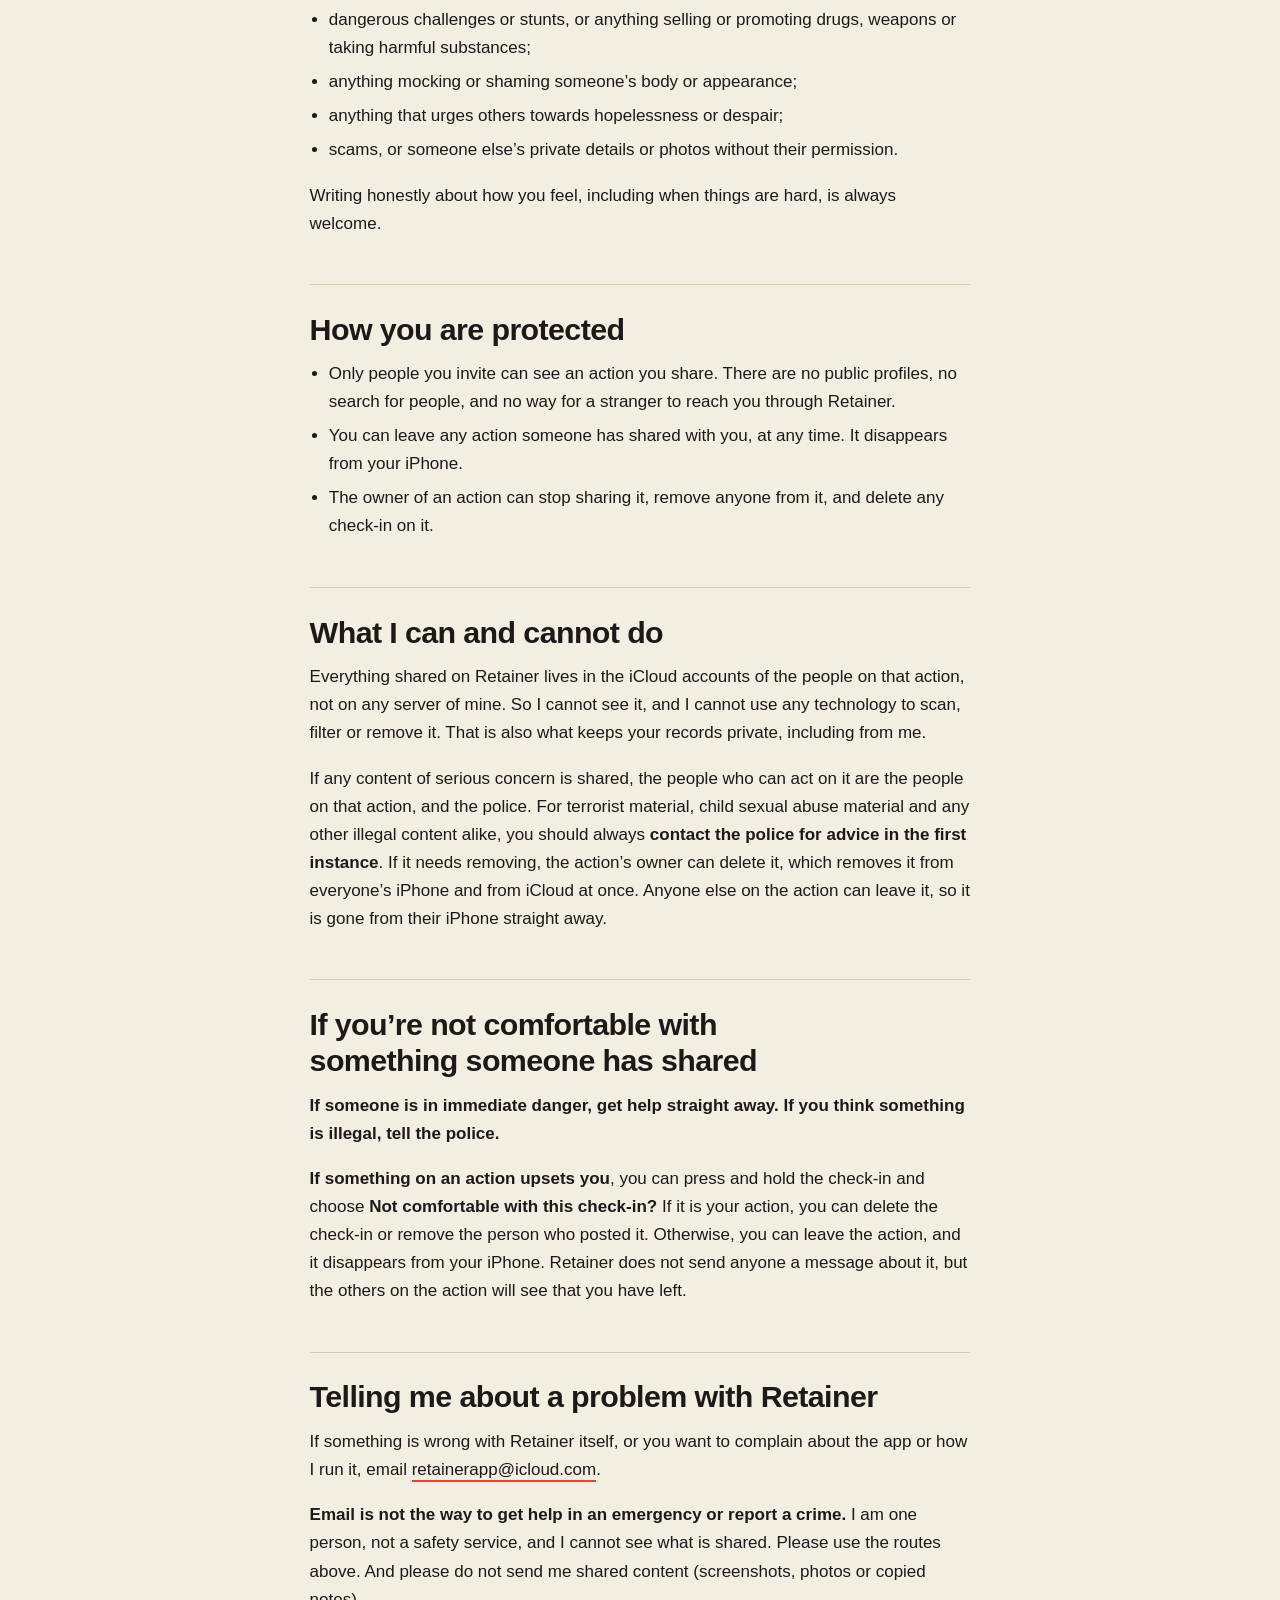
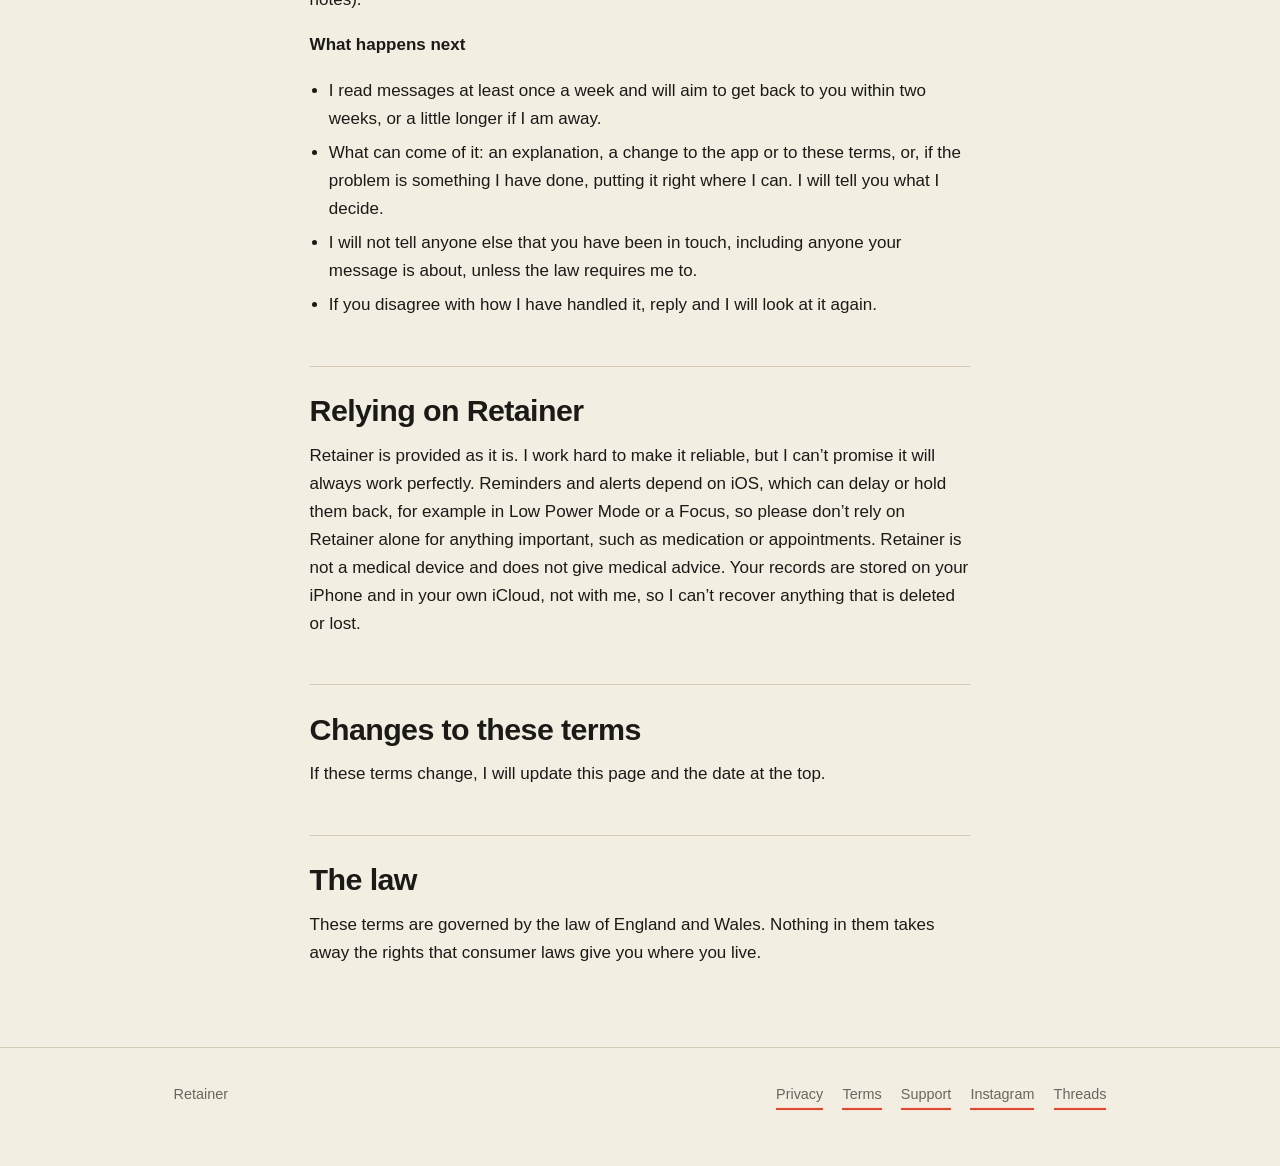
<file: terms.html>
<!DOCTYPE html>
<html lang="en-GB">
<head>
<meta charset="utf-8">
<meta name="viewport" content="width=device-width, initial-scale=1">
<title>Terms of Use — Retainer</title>
<meta name="description" content="What you can share on Retainer, how you are protected, and what to do if something goes wrong. In plain terms.">
<link rel="icon" href="/favicon.svg" type="image/svg+xml">
<link rel="apple-touch-icon" href="/apple-touch-icon.png">
<meta name="theme-color" content="#F3EEE2" media="(prefers-color-scheme: light)">
<meta name="theme-color" content="#1C1A17" media="(prefers-color-scheme: dark)">
<meta name="apple-itunes-app" content="app-id=6821579239">
<link rel="stylesheet" href="/styles.css">
</head>
<body>

<header class="site">
  <div class="wrap">
    <a class="wordmark" href="/"><svg class="mark" viewBox="97 280 830 464" aria-hidden="true" focusable="false"><path class="first" d="M169.43 535.57L305.20 671.34L572.60 352.66" fill="none" stroke-width="144" stroke-linecap="round" stroke-linejoin="round"/><path class="second" d="M451.40 535.57L587.17 671.34L854.57 352.66" fill="none" stroke-width="146.88" stroke-linecap="round" stroke-linejoin="round"/><mask id="mark-first" maskUnits="userSpaceOnUse" x="0" y="0" width="1024" height="1024"><path d="M169.43 535.57L305.20 671.34L572.60 352.66" fill="none" stroke="#fff" stroke-width="144" stroke-linecap="round" stroke-linejoin="round"/></mask><g mask="url(#mark-first)"><path class="cross" d="M451.40 535.57L587.17 671.34L854.57 352.66" fill="none" stroke-width="146.88" stroke-linecap="round" stroke-linejoin="round"/></g></svg> Retainer</a>
    <nav class="site">
      <a href="/support.html">Support</a>
      <a href="/terms.html" aria-current="page">Terms</a>
      <a href="/privacy.html">Privacy</a>
    </nav>
  </div>
</header>

<main>
  <div class="wrap wrap--prose prose">

    <h1>Terms of Use</h1>
    <p class="updated data">Retainer · last updated 25 November 2026</p>

    <p class="lede">
      Retainer is a record of the things you do, and a way to share some of them with
      people you choose. These terms cover what you can share, how you are protected, and
      what to do if something goes wrong.
    </p>

    <div class="callout">
      <p><strong>The short version.</strong> Only share what you are happy for the people on
      that action to see, and nothing illegal or harmful. If someone upsets you, leave the
      action or remove them. If something is illegal, tell the police.</p>
    </div>

    <h2>Who these terms are from</h2>
    <p>
      Retainer is made by Tom Walton, contactable at
      <strong><a href="mailto:retainerapp@icloud.com">retainerapp@icloud.com</a></strong>.
      <a href="https://www.apple.com/legal/internet-services/itunes/dev/stdeula/">Apple’s standard
      licence agreement</a> for App Store apps applies to the app as well.
    </p>

    <h2>Who can use Retainer</h2>
    <p>Retainer is for adults: you need to be 18 or over to use it. Where the law requires
      it, Retainer checks this with Apple.</p>

    <h2>Your records stay yours</h2>
    <ul>
      <li>What you write and the photos you add belong to you. Retainer claims no rights
        over them.</li>
      <li>They are stored on your iPhone and in your own iCloud, and I cannot see them. The
        <a href="/privacy.html">privacy policy</a> explains how.</li>
      <li>On a shared action, everyone on that action can see your check-ins: notes, photos and
        any place you attach. Only share what you are happy for them to see.</li>
    </ul>

    <h2>What you must not share</h2>
    <p>On an action you share with anyone, do not post:</p>
    <ul>
      <li>anything illegal, including sexual images of children, terrorist material, or
        anything that helps someone commit a crime;</li>
      <li>threats, harassment or bullying, or abuse aimed at someone because of who they are;</li>
      <li>intimate or sexual images of anyone without their consent, including fakes, or
        sexual images sent to someone who did not ask for them;</li>
      <li>pornography;</li>
      <li>anything that encourages suicide, self-harm or an eating disorder, or explains how;</li>
      <li>violent or gory images meant to shock, or anything encouraging violence;</li>
      <li>dangerous challenges or stunts, or anything selling or promoting drugs, weapons or
        taking harmful substances;</li>
      <li>anything mocking or shaming someone&rsquo;s body or appearance;</li>
      <li>anything that urges others towards hopelessness or despair;</li>
      <li>scams, or someone else’s private details or photos without their permission.</li>
    </ul>
    <p>
      Writing honestly about how you feel, including when things are hard, is always
      welcome.
    </p>

    <h2>How you are protected</h2>
    <ul>
      <li>Only people you invite can see an action you share. There are no public profiles, no
        search for people, and no way for a stranger to reach you through Retainer.</li>
      <li>You can leave any action someone has shared with you, at any time. It disappears
        from your iPhone.</li>
      <li>The owner of an action can stop sharing it, remove anyone from it, and delete any
        check-in on it.</li>
    </ul>

    <h2 id="illegal-content">What I can and cannot do</h2>
    <p>
      Everything shared on Retainer lives in the iCloud accounts of the people on that action,
      not on any server of mine. So I cannot see it, and I cannot use any technology to scan,
      filter or remove it. That is also what keeps your records private, including from me.
    </p>
    <p>
      If any content of serious concern is shared, the people who can act on it are the people
      on that action, and the police. For terrorist material, child sexual abuse material and any
      other illegal content alike, you should always <strong>contact the police for advice in the
      first instance</strong>. If it needs removing, the action&rsquo;s owner can delete it, which
      removes it from everyone&rsquo;s iPhone and from iCloud at once. Anyone else on the action
      can leave it, so it is gone from their iPhone straight away.
    </p>

    <h2 id="help">If you&rsquo;re not comfortable with something someone has shared</h2>
    <p>
      <strong>If someone is in immediate danger, get help straight away. If you think something
      is illegal, tell the police.</strong>
    </p>
    <p>
      <strong>If something on an action upsets you</strong>, you can press and hold the check-in
      and choose <strong>Not comfortable with this check-in?</strong> If it is your action, you
      can delete the check-in or remove the person who posted it. Otherwise, you can leave the
      action, and it disappears from your iPhone. Retainer does not send anyone a message about
      it, but the others on the action will see that you have left.
    </p>

    <h2 id="complaints">Telling me about a problem with Retainer</h2>
    <p>
      If something is wrong with Retainer itself, or you want to complain about the app or how
      I run it, email <a href="mailto:retainerapp@icloud.com">retainerapp@icloud.com</a>.
    </p>
    <p>
      <strong>Email is not the way to get help in an emergency or report a crime.</strong> I
      am one person, not a safety service, and I cannot see what is shared. Please use the
      routes above. And please do not send me shared content (screenshots, photos or copied
      notes).
    </p>
    <p><strong>What happens next</strong></p>
    <ul>
      <li>I read messages at least once a week and will aim to get back to you within two
        weeks, or a little longer if I am away.</li>
      <li>What can come of it: an explanation, a change to the app or to these terms, or, if
        the problem is something I have done, putting it right where I can. I will tell you
        what I decide.</li>
      <li>I will not tell anyone else that you have been in touch, including anyone your
        message is about, unless the law requires me to.</li>
      <li>If you disagree with how I have handled it, reply and I will look at it again.</li>
    </ul>

    <h2>Relying on Retainer</h2>
    <p>
      Retainer is provided as it is. I work hard to make it reliable, but I can&rsquo;t promise it
      will always work perfectly. Reminders and alerts depend on iOS, which can delay or hold them
      back, for example in Low Power Mode or a Focus, so please don&rsquo;t rely on Retainer alone
      for anything important, such as medication or appointments. Retainer is not a medical device
      and does not give medical advice. Your records are stored on your iPhone and in your own
      iCloud, not with me, so I can&rsquo;t recover anything that is deleted or lost.
    </p>

    <h2>Changes to these terms</h2>
    <p>
      If these terms change, I will update this page and the date at the top.
    </p>

    <h2>The law</h2>
    <p>
      These terms are governed by the law of England and Wales. Nothing in them takes away the
      rights that consumer laws give you where you live.
    </p>

  </div>
</main>

<footer class="site">
  <div class="wrap">
    <span>Retainer</span>
    <nav>
      <a href="/privacy.html">Privacy</a>
      <a href="/terms.html">Terms</a>
      <a href="/support.html">Support</a>
      <span class="follow">
        <a href="https://www.instagram.com/retainerapp/">Instagram</a>
        <a href="https://www.threads.com/@retainerapp">Threads</a>
      </span>
    </nav>
  </div>
</footer>

</body>
</html>
</file>
<file: styles.css>
/* ---------------------------------------------------------------
   Retainer — shared stylesheet

   The Retainer identity: the R1 mark (two ticks, one ink and one
   vermilion, overlapping) on warm cream. Every colour below is the
   same value the app's Retainer theme uses (Theme/Palette.swift,
   `.retainer`), so the site and the product cannot drift apart.

   Vermilion is the one accent and it means what it means in the app:
   a check-in. Links are underlined in it; nothing is decorated with it.
   --------------------------------------------------------------- */

:root {
  --paper:      #F3EEE2;   /* cream — the icon's ground */
  --paper-sunk: #E9E2D2;   /* creamDeep */
  --card:       #FAF7F2;   /* surface */
  --ink:        #1C1A17;
  --muted:      #696660;   /* 4.9:1 on cream — the lightest grey allowed for body text */
  --line:       #D3C8B3;   /* faint */

  /* Never set body text in vermilion on cream: 3.1:1. Fills,
     underlines and large type only. */
  --accent:        #FC3D21;
  --accent-subtle: #F4D9CB;
  --miss:          #B8AF9E;  /* a day not checked in, as in the app's activity strip */

  /* The mark keeps its vermilion in both modes; only the first tick
     and the crossing change, per the handoff's Ink colourway. */
  --mark-accent:   #FC3D21;
  --mark-crossing: #8C2C1C;  /* exactly 50/50 ink + vermilion — keep it derived */

  --radius-card: 15px;   /* Theme.Layout.cardCornerRadius */
  --radius-sq:   3px;    /* Theme.Layout.squareCornerRadius */

  /* Apple's rounded system face — the app's own. It is read from the
     visitor's device, so no font is downloaded from anyone: a privacy
     policy page should not hand its readers' addresses to a font CDN.
     Off Apple platforms it falls back to the system sans. */
  --font-body: ui-rounded, "SF Pro Rounded", -apple-system, BlinkMacSystemFont,
               "Segoe UI", Roboto, "Helvetica Neue", Arial, sans-serif;
  --font-display: var(--font-body);
  --font-data: var(--font-body);

  --measure: 63ch;
}

@media (prefers-color-scheme: dark) {
  :root {
    --paper:      #1C1A17;
    --paper-sunk: #121110;
    --card:       #2C2A27;
    --ink:        #F4EFE3;
    --muted:      #A29E95;
    --line:       #3B3730;
    --accent:        #FC5840;
    --accent-subtle: #442019;
    --miss:          #5E5A53;
    --mark-crossing: #F89682;
  }
}

*, *::before, *::after { box-sizing: border-box; }

body {
  margin: 0;
  background: var(--paper);
  color: var(--ink);
  font-family: var(--font-body);
  font-size: 17px;
  line-height: 1.65;
  -webkit-font-smoothing: antialiased;
}

/* ---- Type ---------------------------------------------------- */

h1, h2, h3 {
  font-family: var(--font-display);
  font-weight: 800;
  letter-spacing: -0.02em;
  text-wrap: balance;
  margin: 0;
}
h1 { font-size: clamp(2.1rem, 6vw, 3.4rem); line-height: 1.08; }
h2 { font-size: clamp(1.45rem, 3.4vw, 1.9rem); line-height: 1.2; }
h3 { font-size: 1.12rem; line-height: 1.35; }
/* The heavier face sits a heading hard against its paragraph; a
   section's heading gets a little air before what it introduces. */
section > h2 { margin-bottom: .7rem; }

p { margin: 0 0 1.1rem; }
p:last-child { margin-bottom: 0; }

a { color: inherit; text-decoration: none; border-bottom: 2px solid var(--accent); padding-bottom: 1px; }
a:hover { border-bottom-width: 4px; padding-bottom: 0; }
a:focus-visible { outline: 2px solid var(--ink); outline-offset: 3px; border-radius: 2px; }

.lede { font-size: 1.2rem; color: var(--muted); max-width: var(--measure); }

/* A label above a section. Only used where it says something true
   about what follows, never as ornament. */
.eyebrow {
  font-family: var(--font-body);
  font-weight: 800;
  font-size: .72rem;
  letter-spacing: .1em;
  text-transform: uppercase;
  color: var(--muted);
  margin: 0 0 .6rem;
}

.data { font-family: var(--font-data); font-variant-numeric: tabular-nums; }

/* ---- Shell --------------------------------------------------- */

.wrap { width: 100%; max-width: 61rem; margin: 0 auto; padding: 0 1.35rem; }
.wrap--prose { max-width: 44rem; }

header.site {
  padding: 1.6rem 0;
  border-bottom: 1px solid var(--line);
}
header.site .wrap { display: flex; align-items: center; gap: 1.4rem; flex-wrap: wrap; }
.wordmark {
  font-family: var(--font-display);
  font-weight: 800;
  font-size: 1.1rem;
  letter-spacing: -0.01em;
  border-bottom: none;
  display: inline-flex; align-items: center; gap: .55rem;
}
.wordmark:hover { border-bottom: none; }
/* The R1 mark, inline so it follows the colour scheme. The viewBox is
   cropped to the ink (caps included), so the mark sits on the text's
   line with no dead space around it. */
.wordmark .mark { height: 1.15em; width: auto; aspect-ratio: 830 / 464; display: block; }
.mark .first  { stroke: var(--ink); }
.mark .second { stroke: var(--mark-accent); }
.mark .cross  { stroke: var(--mark-crossing); }
nav.site { margin-left: auto; display: flex; gap: 1.25rem; font-size: .93rem; }
nav.site a { border-bottom: 2px solid transparent; color: var(--muted); }
nav.site a:hover, nav.site a[aria-current="page"] { color: var(--ink); border-bottom-color: var(--accent); }

main { padding: 3.5rem 0 5rem; }
section { margin-bottom: 4rem; }
section:last-child { margin-bottom: 0; }

footer.site {
  border-top: 1px solid var(--line);
  padding: 2.2rem 0 3.5rem;
  color: var(--muted);
  font-size: .9rem;
}
footer.site .wrap { display: flex; gap: 1.2rem; flex-wrap: wrap; align-items: baseline; }
footer.site nav { margin-left: auto; display: flex; gap: 1.2rem; flex-wrap: wrap; }
/* Instagram and Threads wrap as a pair, so neither sits alone on a
   line of its own on a phone. */
footer.site nav .follow { display: flex; gap: 1.2rem; }

/* ---- The action card ----------------------------------------- */

.card {
  background: var(--card);
  border: 1px solid var(--line);
  border-radius: var(--radius-card);
  padding: 1.15rem 1.25rem 1.2rem;
}

.action {
  display: grid;
  grid-template-columns: 48px 1fr auto;
  gap: 0 .9rem;
  align-items: center;
}
.action .emoji {
  width: 48px; height: 48px;            /* Theme.Layout.emojiCircleSize */
  border-radius: 50%;
  background: var(--paper-sunk);
  display: grid; place-items: center;
  font-size: 23px;
}
.action .name { font-weight: 600; font-size: 1.02rem; }
.action .since { font-family: var(--font-data); font-size: .84rem; color: var(--muted); font-variant-numeric: tabular-nums; }
/* A date wants the mono face. A sentence does not. */
.action .tagline { font-size: .92rem; color: var(--muted); }
.action .count {
  font-family: var(--font-data); font-variant-numeric: tabular-nums;
  font-size: 1.45rem; font-weight: 800; letter-spacing: -0.02em;
  text-align: center; line-height: 1;
}
/* The unit beneath the figure, as the app's Prominent time-since sets it. */
.action .count .unit {
  display: block; margin-top: .25em;
  font-size: .3em; font-weight: 800; letter-spacing: .08em;
}

/* The app icon wherever the app is named: the R1 tiles, corners and
   rim already drawn, swapped for the dark tile in dark mode as iOS
   would. The dark tile has no rim of its own and is the same colour as
   the dark page, so there it gets a hairline to keep its shape. */
.appicon { display: block; width: 48px; height: 48px; border-radius: 22.5%; }
@media (prefers-color-scheme: dark) {
  .appicon { box-shadow: 0 0 0 1px var(--line); }
}
.appicon--hero { width: 88px; height: 88px; margin-bottom: 1.4rem; }
.action .grid { grid-column: 2 / -1; margin-top: .65rem; }

.action--hero { grid-template-columns: 64px 1fr auto; }
.action--hero .emoji { width: 64px; height: 64px; font-size: 31px; }
.action--hero .name { font-size: 1.25rem; }
.action--hero .count { font-size: 2.1rem; }

/* ---- The square grid ----------------------------------------- */

.grid { display: flex; flex-wrap: wrap; gap: 3px; }
.grid i {
  width: 11px; height: 11px;            /* Theme.Layout.weeklySquareSize */
  border-radius: var(--radius-sq);
  background: var(--miss);
  display: block;
}
.grid i.on { background: var(--accent); }

/* ---- A whole card that is a link ------------------------------ */

/* The global rule gives links a vermilion underline that thickens on
   hover. A card is a box, not a word, so it opts out of both — left
   in, the hover would eat the card's own bottom padding. */
a.card { border-bottom: 1px solid var(--line); padding-bottom: 1.2rem; }
a.card:hover {
  border-bottom-width: 1px;
  padding-bottom: 1.2rem;
  border-color: color-mix(in srgb, var(--ink) 30%, var(--line));
}

/* ---- Layout helpers ------------------------------------------ */

.stack { display: flex; flex-direction: column; gap: 1rem; }
.cols {
  display: grid; gap: 1rem;
  grid-template-columns: repeat(auto-fit, minmax(15rem, 1fr));
}
.feature h3 { margin-bottom: .35rem; }
.feature p { color: var(--muted); font-size: .96rem; margin: 0; }

.hero { margin-bottom: 3.2rem; }
.hero h1 { margin-bottom: .9rem; }
.hero .lede { margin-bottom: 2rem; }

/* ---- Home page: a screenshot beside each idea ---------------- */

.pair { display: grid; gap: 1.6rem 3rem; align-items: center; }
.pair p { max-width: var(--measure); }
.shot { margin: 0; justify-self: center; width: 100%; max-width: 17rem; }
.shot img {
  display: block; width: 100%; height: auto;
  border-radius: 2.1rem;   /* the iPhone screen's own corners, at this size */
  border: 1px solid var(--line);
  box-shadow: 0 18px 40px -20px rgba(28, 26, 23, .45);
}
@media (min-width: 48rem) {
  .pair { grid-template-columns: 1fr 17rem; }
  .pair--flip { grid-template-columns: 17rem 1fr; }
  .pair--flip .shot { order: -1; }
}
.points { padding-left: 1.2rem; margin: 0 0 1.1rem; max-width: var(--measure); }
.points li { margin: .38rem 0; }

/* ---- Prose pages (privacy, support) -------------------------- */

.prose h2 {
  margin: 2.9rem 0 .8rem;
  padding-top: 1.6rem;
  border-top: 1px solid var(--line);
}
.prose h3 { margin: 1.7rem 0 .4rem; }
.prose ul { padding-left: 1.2rem; margin: 0 0 1.1rem; }
.prose li { margin: .38rem 0; }
.prose strong { font-weight: 600; }

.callout {
  background: var(--accent-subtle);
  border-left: 3px solid var(--accent);
  padding: .95rem 1.15rem;
  margin: 1.5rem 0;
  border-radius: 0 8px 8px 0;
}
.callout p:last-child { margin-bottom: 0; }

.todo {
  background: #FFE9E9; border-left: 3px solid #D94040; color: #5C1B1B;
  padding: .9rem 1.1rem; margin: 1.5rem 0; border-radius: 0 8px 8px 0;
  font-size: .94rem;
}
.todo code { background: rgba(0,0,0,.07); padding: .1em .35em; border-radius: 3px; }
@media (prefers-color-scheme: dark) {
  .todo { background: #3A1D1D; color: #FFD7D7; border-left-color: #E06060; }
  .todo code { background: rgba(255,255,255,.1); }
}

.updated { color: var(--muted); font-size: .9rem; margin: 0 0 2.2rem; }

/* Wide things scroll inside themselves; the page never does. */
table, pre { display: block; overflow-x: auto; max-width: 100%; }

@media (prefers-reduced-motion: reduce) {
  *, *::before, *::after { animation: none !important; transition: none !important; }
}

/* ---- Narrow screens ------------------------------------------- */

/* At phone width the hero card's three columns fight each other:
   a 64px circle plus a large counter leaves too little for a name
   like "Air purifier filter", which then wraps mid-phrase. Below
   30rem the hero simply uses the ordinary card's proportions. */
@media (max-width: 30rem) {
  .action--hero .emoji { width: 48px; height: 48px; font-size: 23px; }
  .action--hero { grid-template-columns: 48px 1fr auto; }
  .action--hero .name { font-size: 1.05rem; }
  .action--hero .count { font-size: 1.6rem; }
  .action .grid { grid-column: 1 / -1; }
  main { padding: 2.5rem 0 3.5rem; }
  section { margin-bottom: 3rem; }
}

/* The App Store badge: Apple's artwork, untouched, at least 40px tall,
   with clear space around it. Black on cream, white in dark mode. */
.store { margin: 0 0 .9rem; }
.store-badge, .store-badge:hover { display: inline-block; line-height: 0; border-bottom: 0; }
.store-badge img { height: 50px; width: auto; }
</file>
